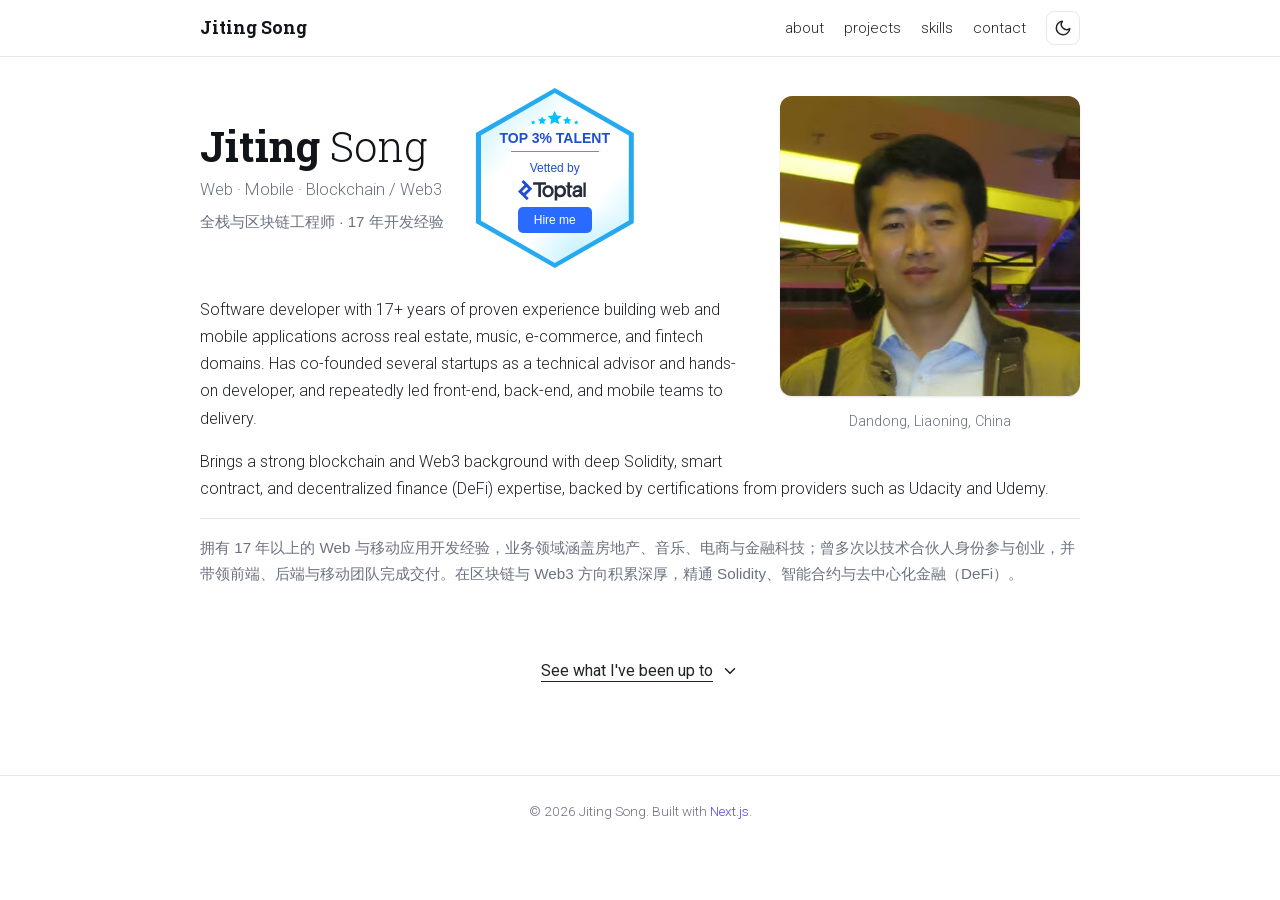
<file: index.html>
<!DOCTYPE html><html lang="en" class="__variable_a1d03f __variable_803636"><head><meta charSet="utf-8"/><meta name="viewport" content="width=device-width, initial-scale=1"/><link rel="preload" href="/_next/static/media/1e41be92c43b3255-s.p.woff2" as="font" crossorigin="" type="font/woff2"/><link rel="preload" href="/_next/static/media/a88c13d5f58b71d4-s.p.woff2" as="font" crossorigin="" type="font/woff2"/><link rel="preload" as="image" href="/avatar.avif"/><link rel="stylesheet" href="/_next/static/css/415ad7a644cd4060.css" data-precedence="next"/><link rel="preload" as="script" fetchPriority="low" href="/_next/static/chunks/webpack-578e316931e10af2.js"/><script src="/_next/static/chunks/fd9d1056-9f91b5e418130764.js" async=""></script><script src="/_next/static/chunks/117-5ffbe5df5ef9d7b2.js" async=""></script><script src="/_next/static/chunks/main-app-38d8f752f3dd36db.js" async=""></script><script src="/_next/static/chunks/app/page-a2771ca4cdd6c566.js" async=""></script><title>Jiting Song · Software Developer</title><meta name="description" content="Software developer with 17+ years of proven experience building web and mobile applications across real estate, music, e-commerce, and fintech domains. Has co-founded several startups as a technical advisor and hands-on developer, and repeatedly led front-end, back-end, and mobile teams to delivery."/><meta name="author" content="Jiting Song"/><meta name="keywords" content="software developer,react,next.js,blockchain,web3,solidity,Jiting Song"/><meta property="og:title" content="Jiting Song"/><meta property="og:description" content="Software developer with 17+ years of proven experience building web and mobile applications across real estate, music, e-commerce, and fintech domains. Has co-founded several startups as a technical advisor and hands-on developer, and repeatedly led front-end, back-end, and mobile teams to delivery."/><meta property="og:type" content="profile"/><meta name="twitter:card" content="summary"/><meta name="twitter:title" content="Jiting Song"/><meta name="twitter:description" content="Software developer with 17+ years of proven experience building web and mobile applications across real estate, music, e-commerce, and fintech domains. Has co-founded several startups as a technical advisor and hands-on developer, and repeatedly led front-end, back-end, and mobile teams to delivery."/><meta name="next-size-adjust"/><script>
(function () {
  try {
    if ('scrollRestoration' in history) history.scrollRestoration = 'manual';
    // Drop any leftover #hash so a refresh stays collapsed at the top instead of
    // the browser jumping to a now-collapsed section.
    if (window.location.hash) {
      history.replaceState(null, '', window.location.pathname + window.location.search);
    }
  } catch (e) {}
  try {
    var stored = localStorage.getItem('theme');
    var system = window.matchMedia('(prefers-color-scheme: dark)').matches ? 'dark' : 'light';
    var theme = stored || system;
    document.documentElement.setAttribute('data-theme', theme);
  } catch (e) {}
})();
</script><script src="/_next/static/chunks/polyfills-42372ed130431b0a.js" noModule=""></script></head><body><div class="progress-bar" style="width:0%" aria-hidden="true"></div><nav class="navbar"><div class="container navbar-inner"><a href="#about" class="navbar-brand">Jiting<!-- --> <!-- -->Song</a><button class="nav-burger" aria-label="Toggle navigation" aria-expanded="false"><svg width="22" height="22" viewBox="0 0 24 24" fill="none" stroke="currentColor" stroke-width="2" stroke-linecap="round"><path d="M3 6h18M3 12h18M3 18h18"></path></svg></button><ul class="navbar-links "><li><a href="#about">about</a></li><li><a href="#projects">projects</a></li><li><a href="#skills">skills</a></li><li><a href="#contact">contact</a></li><li><button class="theme-toggle" title="Toggle light / dark theme" aria-label="Toggle light / dark theme"><svg width="18" height="18" viewBox="0 0 24 24" fill="none" stroke="currentColor" stroke-width="2" stroke-linecap="round" stroke-linejoin="round" aria-hidden="true"><path d="M21 12.79A9 9 0 1 1 11.21 3 7 7 0 0 0 21 12.79z"></path></svg></button></li></ul></div></nav><main><div class="container"><section id="about"><div class="profile"><img src="/avatar.avif" alt="Jiting Song"/><div class="more-info"><p>Dandong, Liaoning, China</p></div></div><header class="hero-header"><div class="hero-headline"><h1 class="hero-title"><strong>Jiting</strong> <!-- -->Song</h1><p class="hero-subtitle">Web · Mobile · Blockchain / Web3</p><p class="hero-subtitle-zh">全栈与区块链工程师 · 17 年开发经验</p></div><div class="toptal-badge" data-testid="toptal-badge"><a href="https://www.toptal.com/developers/resume/jiting-song" target="_blank" rel="external nofollow noopener" aria-label="View Jiting&#x27;s Toptal verified resume — Top 3% Talent"><div class="tb-hex"><div class="tb-card"><svg class="tb-stars" viewBox="0 0 60 17" xmlns="http://www.w3.org/2000/svg"><path d="m20.85 6.38 6.06-.89 2.72-5.49 2.71 5.49 6.06.89-4.39 4.28 1.04 6.03-5.42-2.85-5.43 2.85 1.04-6.03zm33.06 7.17 1.85-.27.82-1.67.83 1.67 1.84.27-1.33 1.31.31 1.83-1.65-.87-1.66.87.32-1.83zm-3.38-3.01-3.61-.52-1.61-3.26-1.62 3.26-3.6.52 2.6 2.55-.61 3.59 3.23-1.69 3.21 1.69-.61-3.59zm-45.19 3.01-1.85-.27-.82-1.67-.83 1.67-1.84.27 1.33 1.31-.31 1.83 1.65-.87 1.65.87-.31-1.83zm3.38-3.01 3.61-.52 1.61-3.26 1.61 3.26 3.61.52-2.6 2.55.61 3.59-3.23-1.69-3.22 1.69.62-3.59z" fill="#00c3ff"></path></svg><h3 class="tb-title">TOP 3% TALENT</h3><div class="tb-divider"></div><span class="tb-label">Vetted by</span><svg class="tb-logo" viewBox="0 0 108 30" xmlns="http://www.w3.org/2000/svg"><path fill-rule="evenodd" clip-rule="evenodd" d="M8.11 0L14.82 6.7C14.87 6.75 14.91 6.8 14.97 6.85L20.82 12.7L11.31 22.16L15.66 26.52L12.75 29.41L6.09 22.75C6.01 22.68 5.93 22.6 5.85 22.52L0 16.68L9.48 7.25L5.16 2.94L8.11 0ZM12.36 10.5C12.27 10.48 12.18 10.48 12.1 10.5C12.01 10.53 11.94 10.57 11.78 10.72L6.37 16.11C6.21 16.27 6.17 16.34 6.15 16.42C6.12 16.51 6.12 16.6 6.15 16.68C6.17 16.77 6.22 16.85 6.37 17L8.09 18.72C8.24 18.87 8.31 18.91 8.4 18.94C8.49 18.96 8.57 18.96 8.66 18.94C8.75 18.91 8.82 18.87 8.97 18.72L14.38 13.33C14.54 13.18 14.58 13.1 14.61 13.02C14.63 12.93 14.63 12.85 14.61 12.76C14.59 12.67 14.54 12.6 14.39 12.45L12.67 10.73C12.52 10.57 12.44 10.53 12.36 10.5Z" class="tb-logo-mark" fill="#204ecf"></path><path fill-rule="evenodd" clip-rule="evenodd" d="M62.65 7.76C64.76 7.76 66.56 8.58 67.99 10.16C69.45 11.69 70.18 13.8 70.17 16.42C70.17 18.98 69.42 21.22 67.93 22.8C66.46 24.37 64.59 25.17 62.35 25.17C60.42 25.16 58.67 24.47 57.51 23.28L57.35 23.11L57.34 29.86L53.52 29.85V29.57L53.56 7.96L57.36 7.96L57.35 10.6C58.6 9.19 60.61 7.76 62.65 7.76ZM87.1 7.82C89.28 7.82 90.78 8.31 91.94 9.26C93.05 10.18 93.64 11.82 93.69 13.55L93.69 13.81L93.67 24.95H89.8L89.8 24.49C89.8 24.01 89.8 23.52 89.8 23.02C88.68 24.57 87.12 25.32 85.04 25.32C83.39 25.32 81.99 24.82 80.97 23.9C79.94 22.95 79.39 21.66 79.39 20.16C79.41 17.33 81.41 15.37 84.91 14.76L85.18 14.71L89.82 13.98V13.61C89.82 12.83 89.59 11.89 89.13 11.5C88.66 11.1 88.09 10.77 87.1 10.77C84.37 10.77 83.81 12.78 83.78 13.79L83.78 13.88L80.36 13.92C80.36 12.43 81.05 10.5 82.44 9.29C83.56 8.32 85.19 7.87 86.77 7.82L87.07 7.82H87.1ZM72.12 3.46L75.93 3.46L75.92 8.02L79.45 8.02L79.45 11.2L75.91 11.19L75.9 19.73C75.9 20.67 76.09 21.29 76.5 21.58C76.93 21.88 77.8 21.6 77.8 21.6L78.14 24.92C78.14 24.92 76.94 25.23 76.18 25.23C75.19 25.23 74.34 24.98 73.69 24.48C72.63 23.68 72.09 22.28 72.09 20.31L72.11 11.19L68.92 8L72.12 8.01L72.12 3.46ZM49.66 10.26C50.76 11.39 52.07 13.4 52.06 16.52C52.05 19.63 50.74 21.63 49.65 22.76C48.15 24.3 46.11 25.18 44.06 25.18C43.98 25.18 43.9 25.18 43.81 25.17C41.62 25.16 39.68 24.38 38.06 22.84C36.43 21.29 35.6 19.16 35.6 16.48C35.6 13.8 36.44 11.66 38.07 10.12C39.69 8.59 41.62 7.82 43.82 7.82C45.99 7.75 48.11 8.65 49.66 10.26ZM40.85 3.22V6.99L33.49 7L33.51 24.97L29.54 24.96V24.62L29.57 6.99H22.06L22.07 3.22H40.85ZM95.53 3.47L98.95 3.48V3.57L98.92 24.95L95.5 24.94V24.84L95.53 3.47ZM89.82 17.05L86.01 17.69C84.15 18.01 83.29 18.73 83.28 19.99C83.27 21.14 84.09 21.91 85.37 21.98L85.53 21.98H85.55C87.99 21.98 89.72 20.08 89.81 17.31L89.82 17.09V17.05ZM43.8 11.21C42.52 11.21 41.41 11.7 40.51 12.68C39.63 13.64 39.18 14.92 39.18 16.49C39.18 18.07 39.63 19.35 40.51 20.31C41.4 21.29 42.51 21.78 43.79 21.79C45.09 21.79 46.21 21.3 47.1 20.32C48 19.34 48.45 18.06 48.46 16.51C48.47 14.95 48.01 13.67 47.11 12.69C46.21 11.71 45.1 11.21 43.8 11.21ZM61.74 11.33H61.72C60.44 11.33 59.38 11.79 58.48 12.76C57.58 13.7 57.13 14.92 57.12 16.39C57.12 17.88 57.57 19.22 58.47 20.2C59.39 21.14 60.45 21.61 61.72 21.61C63.01 21.61 64.1 21.13 64.97 20.2C65.88 19.23 66.32 17.9 66.33 16.41C66.33 14.93 65.87 13.71 64.99 12.78C64.12 11.82 63.03 11.33 61.74 11.33Z" class="tb-logo-word" fill="#262d3d"></path></svg><span class="tb-hire">Hire me</span></div></div></a></div></header><div class="bio"><p>Software developer with 17+ years of proven experience building web and mobile applications across real estate, music, e-commerce, and fintech domains. Has co-founded several startups as a technical advisor and hands-on developer, and repeatedly led front-end, back-end, and mobile teams to delivery.</p><p>Brings a strong blockchain and Web3 background with deep Solidity, smart contract, and decentralized finance (DeFi) expertise, backed by certifications from providers such as Udacity and Udemy.</p><p class="bio-zh">拥有 17 年以上的 Web 与移动应用开发经验，业务领域涵盖房地产、音乐、电商与金融科技；曾多次以技术合伙人身份参与创业，并带领前端、后端与移动团队完成交付。在区块链与 Web3 方向积累深厚，精通 Solidity、智能合约与去中心化金融（DeFi）。</p></div><div class="clearfix"></div></section><div class="reveal-toggle-wrap"><button type="button" class="reveal-toggle" aria-expanded="false" aria-controls="reveal-content"><span class="reveal-toggle-text">See what I&#x27;ve been up to</span><span class="reveal-chevron" aria-hidden="true"><svg viewBox="0 0 24 24" width="18" height="18" fill="none" stroke="currentColor" stroke-width="2" stroke-linecap="round" stroke-linejoin="round" aria-hidden="true"><path d="m6 9 6 6 6-6"></path></svg></span></button></div><div id="reveal-content" class="reveal-body"><div class="reveal-body-inner"><section id="highlights"><h2 class="section-title">highlights<span class="section-zh">履历亮点</span></h2><table class="timeline"><tbody><tr><td class="date">2021</td><td>Joined <strong>Glass</strong> as a Senior Web3/NFT Developer — integrated the <em>Zora</em> protocol and built NFT minting pages for auctions, editions, and more.</td></tr><tr><td class="date">2019 – 2021</td><td>Led a React / Node.js team at <strong>Yonder</strong> (Toptal), building a house-booking platform end-to-end with GraphQL and React Apollo, plus a full CMS.</td></tr><tr><td class="date">2019 – 2020</td><td>Built the <strong>YFLink</strong> governance website and the <em>YFL</em> ERC-20 token, and shipped a meme staking dApp on Ethereum.</td></tr><tr><td class="date">2016</td><td>Earned a Master's degree in Computer Science from <strong>Tsinghua University</strong>.</td></tr><tr><td class="date">2009</td><td>Scouted by <strong>NQ Mobile</strong> after winning a prize at a Beijing coding competition; went on to lead a team of seven.</td></tr></tbody></table></section><section id="projects"><h2 class="section-title">work history<span class="section-zh">工作经历</span></h2><article class="project"><div class="project-meta">2021<span class="project-org">Glass</span></div><div><h3 class="project-title">NFT Minting Platform</h3><p class="project-desc">Integrated Web3 / Ether.js into a React / Next.js front end and built minting pages for multiple NFT types — auctions, editions, and more. Integrated the Zora protocol to interact with Zora.co market and media contracts, and improved app performance.</p><div class="chips"><span class="chip">Ethereum</span><span class="chip">Web3.js</span><span class="chip">React</span><span class="chip">Next.js</span><span class="chip">TypeScript</span></div></div></article><article class="project"><div class="project-meta">2019 – 2021<span class="project-org">Yonder · Toptal</span></div><div><h3 class="project-title">House-Booking Platform</h3><p class="project-desc">Built a Node.js + GraphQL back end from scratch with React Apollo as the data-query client, designed the front-end structure, and built the React/Redux app. Also created a CMS for admins to manage listings, bookings, and customers. Led a team of two engineers.</p><div class="chips"><span class="chip">GraphQL</span><span class="chip">React</span><span class="chip">Redux</span><span class="chip">Node.js</span><span class="chip">AWS S3</span><span class="chip">TypeScript</span></div></div></article><article class="project"><div class="project-meta">2019 – 2020<span class="project-org">YFL</span></div><div><h3 class="project-title">YFLink Governance &amp; YFL Token</h3><p class="project-desc">Built the YFLink governance website and the YFL ERC-20 token, integrating Ether.js into the React front end to interact with the token contract. Shipped a meme app where users stake ETH to vote and earn rewards, pulling on-chain data via Etherscan and Infura.</p><div class="chips"><span class="chip">Solidity</span><span class="chip">Smart Contracts</span><span class="chip">Web3.js</span><span class="chip">React</span><span class="chip">DeFi</span><span class="chip">ERC-20</span></div></div></article><article class="project"><div class="project-meta">2019 – 2020<span class="project-org">OpenBazaar</span></div><div><h3 class="project-title">OpenBazaar Mobile</h3><p class="project-desc">Developed a React Native app enabling private, decentralized shopping and selling built on blockchain and IPFS, and contributed to the Solidity smart-contract development. Led a team of three React Native engineers as the bridge between back-end and front-end teams.</p><div class="chips"><span class="chip">React Native</span><span class="chip">IPFS</span><span class="chip">Solidity</span><span class="chip">Ethereum</span><span class="chip">DApps</span></div></div></article><article class="project"><div class="project-meta">2018 – 2019<span class="project-org">DJCity · Toptal</span></div><div><h3 class="project-title">DJCity Music Platform</h3><p class="project-desc">Developed a Node.js back end from scratch, including an algorithm to optimize search-query performance on the music site. Wrote Jest unit and integration tests, set up a CircleCI CI/CD pipeline, and managed hosting on AWS EC2.</p><div class="chips"><span class="chip">Node.js</span><span class="chip">React</span><span class="chip">Elasticsearch</span><span class="chip">AWS</span><span class="chip">CircleCI</span></div></div></article><article class="project"><div class="project-meta">2016 – 2018<span class="project-org">Zilly, Inc.</span></div><div><h3 class="project-title">Real-Estate Property Search</h3><p class="project-desc">Built React Native UI components and a Node.js parser importing malformed CSV/JSON into MongoDB. Generated and served Amazon Elasticsearch indexes consumed from iOS for property search, and improved import performance 10× with a clustering technique. Built a GraphQL server with an iOS Apollo client.</p><div class="chips"><span class="chip">React Native</span><span class="chip">Node.js</span><span class="chip">MongoDB</span><span class="chip">Elasticsearch</span><span class="chip">GraphQL</span></div></div></article></section><section id="skills"><h2 class="section-title">skills<span class="section-zh">技能专长</span></h2><div class="skill-group"><div class="skill-label">Languages</div><div class="chips"><span class="chip">JavaScript</span><span class="chip">TypeScript</span><span class="chip">Objective-C</span><span class="chip">Swift</span><span class="chip">Solidity</span><span class="chip">HTML5</span><span class="chip">CSS3</span><span class="chip">GraphQL</span></div></div><div class="skill-group"><div class="skill-label">Front End</div><div class="chips"><span class="chip">React</span><span class="chip">Next.js</span><span class="chip">Vue</span><span class="chip">Angular</span><span class="chip">Redux</span><span class="chip">Chart.js</span><span class="chip">SSR</span><span class="chip">Liquid</span></div></div><div class="skill-group"><div class="skill-label">Mobile</div><div class="chips"><span class="chip">React Native</span><span class="chip">iOS</span><span class="chip">Android</span><span class="chip">Expo.io</span></div></div><div class="skill-group"><div class="skill-label">Back End</div><div class="chips"><span class="chip">Node.js</span><span class="chip">Express.js</span><span class="chip">REST APIs</span><span class="chip">Apollo / React Apollo</span><span class="chip">Microservices</span></div></div><div class="skill-group"><div class="skill-label">Blockchain / Web3</div><div class="chips"><span class="chip">Ethereum</span><span class="chip">Smart Contracts</span><span class="chip">Web3.js</span><span class="chip">DApps</span><span class="chip">ERC-20</span><span class="chip">NFTs</span><span class="chip">DeFi</span><span class="chip">IPFS</span></div></div><div class="skill-group"><div class="skill-label">Databases &amp; Search</div><div class="chips"><span class="chip">MongoDB</span><span class="chip">MySQL</span><span class="chip">PostgreSQL</span><span class="chip">SQLite</span><span class="chip">Elasticsearch</span><span class="chip">AWS S3</span></div></div><div class="skill-group"><div class="skill-label">Cloud &amp; DevOps</div><div class="chips"><span class="chip">AWS (Lambda, EC2, S3)</span><span class="chip">Azure</span><span class="chip">Firebase</span><span class="chip">Shopify</span><span class="chip">Git</span><span class="chip">CircleCI</span><span class="chip">Sentry</span><span class="chip">Jest</span></div></div><div class="skill-group"><div class="skill-label">Paradigms</div><div class="chips"><span class="chip">Agile</span><span class="chip">CI / CD</span><span class="chip">Continuous Deployment</span><span class="chip">Microservices</span></div></div></section><section id="education"><h2 class="section-title">education &amp; certifications<span class="section-zh">教育背景与认证</span></h2><div class="edu-item"><div><div class="edu-degree">Master&#x27;s Degree in Computer Science</div><div class="edu-school">Tsinghua University, Beijing, China</div></div><div class="edu-years">2013 – 2016</div></div><div class="edu-item"><div><div class="edu-degree">Bachelor&#x27;s Degree in Software Engineering</div><div class="edu-school">Tsinghua University, Beijing, China</div></div><div class="edu-years">2008 – 2012</div></div><ul class="cert-list"><li><a href="https://www.toptal.com/developers/resume/jiting-song" target="_blank" rel="external nofollow noopener">Verified Expert in Engineering · Toptal</a></li><li>Blockchain &amp; Solidity certifications · Udacity, Udemy</li></ul></section><section id="contact" class="contact"><h2 class="section-title">contact<span class="section-zh">联系方式</span></h2><p>Open to opportunities and collaborations — feel free to reach out.</p><p class="contact-zh">欢迎洽谈各类合作与工作机会，期待与你交流。</p><div class="social-icons"><a href="mailto:jitingsong@hotmail.com" title="Email" aria-label="Email"><svg viewBox="0 0 24 24" fill="none" stroke="currentColor" stroke-width="1.8" stroke-linecap="round" stroke-linejoin="round" aria-hidden="true"><rect x="2" y="4" width="20" height="16" rx="2"></rect><path d="m22 6-10 7L2 6"></path></svg></a><a href="https://github.com/jitingsong" target="_blank" rel="external nofollow noopener" title="GitHub" aria-label="GitHub"><svg viewBox="0 0 24 24" fill="currentColor" aria-hidden="true"><path d="M12 .5C5.37.5 0 5.87 0 12.5c0 5.3 3.44 9.8 8.21 11.39.6.11.82-.26.82-.58 0-.29-.01-1.05-.02-2.06-3.34.73-4.04-1.61-4.04-1.61-.55-1.39-1.34-1.76-1.34-1.76-1.09-.75.08-.73.08-.73 1.2.09 1.84 1.24 1.84 1.24 1.07 1.83 2.81 1.3 3.5.99.11-.78.42-1.3.76-1.6-2.66-.3-5.47-1.33-5.47-5.93 0-1.31.47-2.38 1.24-3.22-.13-.3-.54-1.52.12-3.18 0 0 1.01-.32 3.3 1.23a11.5 11.5 0 0 1 3-.4c1.02 0 2.05.14 3 .4 2.28-1.55 3.29-1.23 3.29-1.23.66 1.66.25 2.88.12 3.18.77.84 1.24 1.91 1.24 3.22 0 4.61-2.81 5.62-5.49 5.92.43.37.81 1.1.81 2.22 0 1.61-.01 2.9-.01 3.29 0 .32.21.7.82.58A12.01 12.01 0 0 0 24 12.5C24 5.87 18.63.5 12 .5z"></path></svg></a><a href="https://www.toptal.com/developers/resume/jiting-song" target="_blank" rel="external nofollow noopener" title="Toptal — Verified Expert in Engineering" aria-label="Toptal — Verified Expert in Engineering"><svg viewBox="0 0 24 24" fill="none" stroke="currentColor" stroke-width="1.8" stroke-linecap="round" stroke-linejoin="round" aria-hidden="true"><path d="M3.85 8.62a4 4 0 0 1 4.78-4.77 4 4 0 0 1 6.74 0 4 4 0 0 1 4.78 4.78 4 4 0 0 1 0 6.74 4 4 0 0 1-4.77 4.78 4 4 0 0 1-6.75 0 4 4 0 0 1-4.78-4.77 4 4 0 0 1 0-6.76Z"></path><path d="m9 12 2 2 4-4"></path></svg></a></div></section></div></div></div></main><footer><div class="container">© <!-- -->2026<!-- --> <!-- -->Jiting<!-- --> <!-- -->Song<!-- -->. Built with<!-- --> <a href="https://nextjs.org/" target="_blank" rel="external nofollow noopener">Next.js</a>.</div></footer><script src="/_next/static/chunks/webpack-578e316931e10af2.js" async=""></script><script>(self.__next_f=self.__next_f||[]).push([0]);self.__next_f.push([2,null])</script><script>self.__next_f.push([1,"1:HL[\"/_next/static/media/1e41be92c43b3255-s.p.woff2\",\"font\",{\"crossOrigin\":\"\",\"type\":\"font/woff2\"}]\n2:HL[\"/_next/static/media/a88c13d5f58b71d4-s.p.woff2\",\"font\",{\"crossOrigin\":\"\",\"type\":\"font/woff2\"}]\n3:HL[\"/_next/static/css/415ad7a644cd4060.css\",\"style\"]\n"])</script><script>self.__next_f.push([1,"4:I[2846,[],\"\"]\n6:I[4798,[\"931\",\"static/chunks/app/page-a2771ca4cdd6c566.js\"],\"default\"]\n7:I[9259,[\"931\",\"static/chunks/app/page-a2771ca4cdd6c566.js\"],\"default\"]\n9:I[24,[\"931\",\"static/chunks/app/page-a2771ca4cdd6c566.js\"],\"default\"]\na:I[4707,[],\"\"]\nb:I[6423,[],\"\"]\nd:I[1060,[],\"\"]\n8:T950,"])</script><script>self.__next_f.push([1,"M62.65 7.76C64.76 7.76 66.56 8.58 67.99 10.16C69.45 11.69 70.18 13.8 70.17 16.42C70.17 18.98 69.42 21.22 67.93 22.8C66.46 24.37 64.59 25.17 62.35 25.17C60.42 25.16 58.67 24.47 57.51 23.28L57.35 23.11L57.34 29.86L53.52 29.85V29.57L53.56 7.96L57.36 7.96L57.35 10.6C58.6 9.19 60.61 7.76 62.65 7.76ZM87.1 7.82C89.28 7.82 90.78 8.31 91.94 9.26C93.05 10.18 93.64 11.82 93.69 13.55L93.69 13.81L93.67 24.95H89.8L89.8 24.49C89.8 24.01 89.8 23.52 89.8 23.02C88.68 24.57 87.12 25.32 85.04 25.32C83.39 25.32 81.99 24.82 80.97 23.9C79.94 22.95 79.39 21.66 79.39 20.16C79.41 17.33 81.41 15.37 84.91 14.76L85.18 14.71L89.82 13.98V13.61C89.82 12.83 89.59 11.89 89.13 11.5C88.66 11.1 88.09 10.77 87.1 10.77C84.37 10.77 83.81 12.78 83.78 13.79L83.78 13.88L80.36 13.92C80.36 12.43 81.05 10.5 82.44 9.29C83.56 8.32 85.19 7.87 86.77 7.82L87.07 7.82H87.1ZM72.12 3.46L75.93 3.46L75.92 8.02L79.45 8.02L79.45 11.2L75.91 11.19L75.9 19.73C75.9 20.67 76.09 21.29 76.5 21.58C76.93 21.88 77.8 21.6 77.8 21.6L78.14 24.92C78.14 24.92 76.94 25.23 76.18 25.23C75.19 25.23 74.34 24.98 73.69 24.48C72.63 23.68 72.09 22.28 72.09 20.31L72.11 11.19L68.92 8L72.12 8.01L72.12 3.46ZM49.66 10.26C50.76 11.39 52.07 13.4 52.06 16.52C52.05 19.63 50.74 21.63 49.65 22.76C48.15 24.3 46.11 25.18 44.06 25.18C43.98 25.18 43.9 25.18 43.81 25.17C41.62 25.16 39.68 24.38 38.06 22.84C36.43 21.29 35.6 19.16 35.6 16.48C35.6 13.8 36.44 11.66 38.07 10.12C39.69 8.59 41.62 7.82 43.82 7.82C45.99 7.75 48.11 8.65 49.66 10.26ZM40.85 3.22V6.99L33.49 7L33.51 24.97L29.54 24.96V24.62L29.57 6.99H22.06L22.07 3.22H40.85ZM95.53 3.47L98.95 3.48V3.57L98.92 24.95L95.5 24.94V24.84L95.53 3.47ZM89.82 17.05L86.01 17.69C84.15 18.01 83.29 18.73 83.28 19.99C83.27 21.14 84.09 21.91 85.37 21.98L85.53 21.98H85.55C87.99 21.98 89.72 20.08 89.81 17.31L89.82 17.09V17.05ZM43.8 11.21C42.52 11.21 41.41 11.7 40.51 12.68C39.63 13.64 39.18 14.92 39.18 16.49C39.18 18.07 39.63 19.35 40.51 20.31C41.4 21.29 42.51 21.78 43.79 21.79C45.09 21.79 46.21 21.3 47.1 20.32C48 19.34 48.45 18.06 48.46 16.51C48.47 14.95 48.01 13.67 47.11 12.69C46.21 11.71 45.1 11.21 43.8 11.21ZM61.74 11.33H61.72C60.44 11.33 59.38 11.79 58.48 12.76C57.58 13.7 57.13 14.92 57.12 16.39C57.12 17.88 57.57 19.22 58.47 20.2C59.39 21.14 60.45 21.61 61.72 21.61C63.01 21.61 64.1 21.13 64.97 20.2C65.88 19.23 66.32 17.9 66.33 16.41C66.33 14.93 65.87 13.71 64.99 12.78C64.12 11.82 63.03 11.33 61.74 11.33Z"])</script><script>self.__next_f.push([1,"e:[]\n"])</script><script>self.__next_f.push([1,"0:[\"$\",\"$L4\",null,{\"buildId\":\"myzJ2_2WOlAwBwpy8p8l6\",\"assetPrefix\":\"\",\"urlParts\":[\"\",\"\"],\"initialTree\":[\"\",{\"children\":[\"__PAGE__\",{}]},\"$undefined\",\"$undefined\",true],\"initialSeedData\":[\"\",{\"children\":[\"__PAGE__\",{},[[\"$L5\",[[\"$\",\"$L6\",null,{}],[\"$\",\"$L7\",null,{}],[\"$\",\"main\",null,{\"children\":[\"$\",\"div\",null,{\"className\":\"container\",\"children\":[[\"$\",\"section\",null,{\"id\":\"about\",\"children\":[[\"$\",\"div\",null,{\"className\":\"profile\",\"children\":[[\"$\",\"img\",null,{\"src\":\"/avatar.avif\",\"alt\":\"Jiting Song\"}],[\"$\",\"div\",null,{\"className\":\"more-info\",\"children\":[\"$\",\"p\",null,{\"children\":\"Dandong, Liaoning, China\"}]}]]}],[\"$\",\"header\",null,{\"className\":\"hero-header\",\"children\":[[\"$\",\"div\",null,{\"className\":\"hero-headline\",\"children\":[[\"$\",\"h1\",null,{\"className\":\"hero-title\",\"children\":[[\"$\",\"strong\",null,{\"children\":\"Jiting\"}],\" \",\"Song\",\"\"]}],[\"$\",\"p\",null,{\"className\":\"hero-subtitle\",\"children\":\"Web · Mobile · Blockchain / Web3\"}],[\"$\",\"p\",null,{\"className\":\"hero-subtitle-zh\",\"children\":\"全栈与区块链工程师 · 17 年开发经验\"}]]}],[\"$\",\"div\",null,{\"className\":\"toptal-badge\",\"data-testid\":\"toptal-badge\",\"children\":[\"$\",\"a\",null,{\"href\":\"https://www.toptal.com/developers/resume/jiting-song\",\"target\":\"_blank\",\"rel\":\"external nofollow noopener\",\"aria-label\":\"View Jiting's Toptal verified resume — Top 3% Talent\",\"children\":[\"$\",\"div\",null,{\"className\":\"tb-hex\",\"children\":[\"$\",\"div\",null,{\"className\":\"tb-card\",\"children\":[[\"$\",\"svg\",null,{\"className\":\"tb-stars\",\"viewBox\":\"0 0 60 17\",\"xmlns\":\"http://www.w3.org/2000/svg\",\"children\":[\"$\",\"path\",null,{\"d\":\"m20.85 6.38 6.06-.89 2.72-5.49 2.71 5.49 6.06.89-4.39 4.28 1.04 6.03-5.42-2.85-5.43 2.85 1.04-6.03zm33.06 7.17 1.85-.27.82-1.67.83 1.67 1.84.27-1.33 1.31.31 1.83-1.65-.87-1.66.87.32-1.83zm-3.38-3.01-3.61-.52-1.61-3.26-1.62 3.26-3.6.52 2.6 2.55-.61 3.59 3.23-1.69 3.21 1.69-.61-3.59zm-45.19 3.01-1.85-.27-.82-1.67-.83 1.67-1.84.27 1.33 1.31-.31 1.83 1.65-.87 1.65.87-.31-1.83zm3.38-3.01 3.61-.52 1.61-3.26 1.61 3.26 3.61.52-2.6 2.55.61 3.59-3.23-1.69-3.22 1.69.62-3.59z\",\"fill\":\"#00c3ff\"}]}],[\"$\",\"h3\",null,{\"className\":\"tb-title\",\"children\":\"TOP 3% TALENT\"}],[\"$\",\"div\",null,{\"className\":\"tb-divider\"}],[\"$\",\"span\",null,{\"className\":\"tb-label\",\"children\":\"Vetted by\"}],[\"$\",\"svg\",null,{\"className\":\"tb-logo\",\"viewBox\":\"0 0 108 30\",\"xmlns\":\"http://www.w3.org/2000/svg\",\"children\":[[\"$\",\"path\",null,{\"fillRule\":\"evenodd\",\"clipRule\":\"evenodd\",\"d\":\"M8.11 0L14.82 6.7C14.87 6.75 14.91 6.8 14.97 6.85L20.82 12.7L11.31 22.16L15.66 26.52L12.75 29.41L6.09 22.75C6.01 22.68 5.93 22.6 5.85 22.52L0 16.68L9.48 7.25L5.16 2.94L8.11 0ZM12.36 10.5C12.27 10.48 12.18 10.48 12.1 10.5C12.01 10.53 11.94 10.57 11.78 10.72L6.37 16.11C6.21 16.27 6.17 16.34 6.15 16.42C6.12 16.51 6.12 16.6 6.15 16.68C6.17 16.77 6.22 16.85 6.37 17L8.09 18.72C8.24 18.87 8.31 18.91 8.4 18.94C8.49 18.96 8.57 18.96 8.66 18.94C8.75 18.91 8.82 18.87 8.97 18.72L14.38 13.33C14.54 13.18 14.58 13.1 14.61 13.02C14.63 12.93 14.63 12.85 14.61 12.76C14.59 12.67 14.54 12.6 14.39 12.45L12.67 10.73C12.52 10.57 12.44 10.53 12.36 10.5Z\",\"className\":\"tb-logo-mark\",\"fill\":\"#204ecf\"}],[\"$\",\"path\",null,{\"fillRule\":\"evenodd\",\"clipRule\":\"evenodd\",\"d\":\"$8\",\"className\":\"tb-logo-word\",\"fill\":\"#262d3d\"}]]}],[\"$\",\"span\",null,{\"className\":\"tb-hire\",\"children\":\"Hire me\"}]]}]}]}]}]]}],[\"$\",\"div\",null,{\"className\":\"bio\",\"children\":[[[\"$\",\"p\",\"0\",{\"children\":\"Software developer with 17+ years of proven experience building web and mobile applications across real estate, music, e-commerce, and fintech domains. Has co-founded several startups as a technical advisor and hands-on developer, and repeatedly led front-end, back-end, and mobile teams to delivery.\"}],[\"$\",\"p\",\"1\",{\"children\":\"Brings a strong blockchain and Web3 background with deep Solidity, smart contract, and decentralized finance (DeFi) expertise, backed by certifications from providers such as Udacity and Udemy.\"}]],[\"$\",\"p\",null,{\"className\":\"bio-zh\",\"children\":\"拥有 17 年以上的 Web 与移动应用开发经验，业务领域涵盖房地产、音乐、电商与金融科技；曾多次以技术合伙人身份参与创业，并带领前端、后端与移动团队完成交付。在区块链与 Web3 方向积累深厚，精通 Solidity、智能合约与去中心化金融（DeFi）。\"}]]}],[\"$\",\"div\",null,{\"className\":\"clearfix\"}]]}],[\"$\",\"$L9\",null,{\"children\":[[\"$\",\"section\",null,{\"id\":\"highlights\",\"children\":[[\"$\",\"h2\",null,{\"className\":\"section-title\",\"children\":[\"highlights\",[\"$\",\"span\",null,{\"className\":\"section-zh\",\"children\":\"履历亮点\"}]]}],[\"$\",\"table\",null,{\"className\":\"timeline\",\"children\":[\"$\",\"tbody\",null,{\"children\":[[\"$\",\"tr\",\"0\",{\"children\":[[\"$\",\"td\",null,{\"className\":\"date\",\"children\":\"2021\"}],[\"$\",\"td\",null,{\"dangerouslySetInnerHTML\":{\"__html\":\"Joined \u003cstrong\u003eGlass\u003c/strong\u003e as a Senior Web3/NFT Developer — integrated the \u003cem\u003eZora\u003c/em\u003e protocol and built NFT minting pages for auctions, editions, and more.\"}}]]}],[\"$\",\"tr\",\"1\",{\"children\":[[\"$\",\"td\",null,{\"className\":\"date\",\"children\":\"2019 – 2021\"}],[\"$\",\"td\",null,{\"dangerouslySetInnerHTML\":{\"__html\":\"Led a React / Node.js team at \u003cstrong\u003eYonder\u003c/strong\u003e (Toptal), building a house-booking platform end-to-end with GraphQL and React Apollo, plus a full CMS.\"}}]]}],[\"$\",\"tr\",\"2\",{\"children\":[[\"$\",\"td\",null,{\"className\":\"date\",\"children\":\"2019 – 2020\"}],[\"$\",\"td\",null,{\"dangerouslySetInnerHTML\":{\"__html\":\"Built the \u003cstrong\u003eYFLink\u003c/strong\u003e governance website and the \u003cem\u003eYFL\u003c/em\u003e ERC-20 token, and shipped a meme staking dApp on Ethereum.\"}}]]}],[\"$\",\"tr\",\"3\",{\"children\":[[\"$\",\"td\",null,{\"className\":\"date\",\"children\":\"2016\"}],[\"$\",\"td\",null,{\"dangerouslySetInnerHTML\":{\"__html\":\"Earned a Master's degree in Computer Science from \u003cstrong\u003eTsinghua University\u003c/strong\u003e.\"}}]]}],[\"$\",\"tr\",\"4\",{\"children\":[[\"$\",\"td\",null,{\"className\":\"date\",\"children\":\"2009\"}],[\"$\",\"td\",null,{\"dangerouslySetInnerHTML\":{\"__html\":\"Scouted by \u003cstrong\u003eNQ Mobile\u003c/strong\u003e after winning a prize at a Beijing coding competition; went on to lead a team of seven.\"}}]]}]]}]}]]}],[\"$\",\"section\",null,{\"id\":\"projects\",\"children\":[[\"$\",\"h2\",null,{\"className\":\"section-title\",\"children\":[\"work history\",[\"$\",\"span\",null,{\"className\":\"section-zh\",\"children\":\"工作经历\"}]]}],[[\"$\",\"article\",\"0\",{\"className\":\"project\",\"children\":[[\"$\",\"div\",null,{\"className\":\"project-meta\",\"children\":[\"2021\",[\"$\",\"span\",null,{\"className\":\"project-org\",\"children\":\"Glass\"}]]}],[\"$\",\"div\",null,{\"children\":[[\"$\",\"h3\",null,{\"className\":\"project-title\",\"children\":\"NFT Minting Platform\"}],[\"$\",\"p\",null,{\"className\":\"project-desc\",\"children\":\"Integrated Web3 / Ether.js into a React / Next.js front end and built minting pages for multiple NFT types — auctions, editions, and more. Integrated the Zora protocol to interact with Zora.co market and media contracts, and improved app performance.\"}],[\"$\",\"div\",null,{\"className\":\"chips\",\"children\":[[\"$\",\"span\",\"Ethereum\",{\"className\":\"chip\",\"children\":\"Ethereum\"}],[\"$\",\"span\",\"Web3.js\",{\"className\":\"chip\",\"children\":\"Web3.js\"}],[\"$\",\"span\",\"React\",{\"className\":\"chip\",\"children\":\"React\"}],[\"$\",\"span\",\"Next.js\",{\"className\":\"chip\",\"children\":\"Next.js\"}],[\"$\",\"span\",\"TypeScript\",{\"className\":\"chip\",\"children\":\"TypeScript\"}]]}],\"$undefined\"]}]]}],[\"$\",\"article\",\"1\",{\"className\":\"project\",\"children\":[[\"$\",\"div\",null,{\"className\":\"project-meta\",\"children\":[\"2019 – 2021\",[\"$\",\"span\",null,{\"className\":\"project-org\",\"children\":\"Yonder · Toptal\"}]]}],[\"$\",\"div\",null,{\"children\":[[\"$\",\"h3\",null,{\"className\":\"project-title\",\"children\":\"House-Booking Platform\"}],[\"$\",\"p\",null,{\"className\":\"project-desc\",\"children\":\"Built a Node.js + GraphQL back end from scratch with React Apollo as the data-query client, designed the front-end structure, and built the React/Redux app. Also created a CMS for admins to manage listings, bookings, and customers. Led a team of two engineers.\"}],[\"$\",\"div\",null,{\"className\":\"chips\",\"children\":[[\"$\",\"span\",\"GraphQL\",{\"className\":\"chip\",\"children\":\"GraphQL\"}],[\"$\",\"span\",\"React\",{\"className\":\"chip\",\"children\":\"React\"}],[\"$\",\"span\",\"Redux\",{\"className\":\"chip\",\"children\":\"Redux\"}],[\"$\",\"span\",\"Node.js\",{\"className\":\"chip\",\"children\":\"Node.js\"}],[\"$\",\"span\",\"AWS S3\",{\"className\":\"chip\",\"children\":\"AWS S3\"}],[\"$\",\"span\",\"TypeScript\",{\"className\":\"chip\",\"children\":\"TypeScript\"}]]}],\"$undefined\"]}]]}],[\"$\",\"article\",\"2\",{\"className\":\"project\",\"children\":[[\"$\",\"div\",null,{\"className\":\"project-meta\",\"children\":[\"2019 – 2020\",[\"$\",\"span\",null,{\"className\":\"project-org\",\"children\":\"YFL\"}]]}],[\"$\",\"div\",null,{\"children\":[[\"$\",\"h3\",null,{\"className\":\"project-title\",\"children\":\"YFLink Governance \u0026 YFL Token\"}],[\"$\",\"p\",null,{\"className\":\"project-desc\",\"children\":\"Built the YFLink governance website and the YFL ERC-20 token, integrating Ether.js into the React front end to interact with the token contract. Shipped a meme app where users stake ETH to vote and earn rewards, pulling on-chain data via Etherscan and Infura.\"}],[\"$\",\"div\",null,{\"className\":\"chips\",\"children\":[[\"$\",\"span\",\"Solidity\",{\"className\":\"chip\",\"children\":\"Solidity\"}],[\"$\",\"span\",\"Smart Contracts\",{\"className\":\"chip\",\"children\":\"Smart Contracts\"}],[\"$\",\"span\",\"Web3.js\",{\"className\":\"chip\",\"children\":\"Web3.js\"}],[\"$\",\"span\",\"React\",{\"className\":\"chip\",\"children\":\"React\"}],[\"$\",\"span\",\"DeFi\",{\"className\":\"chip\",\"children\":\"DeFi\"}],[\"$\",\"span\",\"ERC-20\",{\"className\":\"chip\",\"children\":\"ERC-20\"}]]}],\"$undefined\"]}]]}],[\"$\",\"article\",\"3\",{\"className\":\"project\",\"children\":[[\"$\",\"div\",null,{\"className\":\"project-meta\",\"children\":[\"2019 – 2020\",[\"$\",\"span\",null,{\"className\":\"project-org\",\"children\":\"OpenBazaar\"}]]}],[\"$\",\"div\",null,{\"children\":[[\"$\",\"h3\",null,{\"className\":\"project-title\",\"children\":\"OpenBazaar Mobile\"}],[\"$\",\"p\",null,{\"className\":\"project-desc\",\"children\":\"Developed a React Native app enabling private, decentralized shopping and selling built on blockchain and IPFS, and contributed to the Solidity smart-contract development. Led a team of three React Native engineers as the bridge between back-end and front-end teams.\"}],[\"$\",\"div\",null,{\"className\":\"chips\",\"children\":[[\"$\",\"span\",\"React Native\",{\"className\":\"chip\",\"children\":\"React Native\"}],[\"$\",\"span\",\"IPFS\",{\"className\":\"chip\",\"children\":\"IPFS\"}],[\"$\",\"span\",\"Solidity\",{\"className\":\"chip\",\"children\":\"Solidity\"}],[\"$\",\"span\",\"Ethereum\",{\"className\":\"chip\",\"children\":\"Ethereum\"}],[\"$\",\"span\",\"DApps\",{\"className\":\"chip\",\"children\":\"DApps\"}]]}],\"$undefined\"]}]]}],[\"$\",\"article\",\"4\",{\"className\":\"project\",\"children\":[[\"$\",\"div\",null,{\"className\":\"project-meta\",\"children\":[\"2018 – 2019\",[\"$\",\"span\",null,{\"className\":\"project-org\",\"children\":\"DJCity · Toptal\"}]]}],[\"$\",\"div\",null,{\"children\":[[\"$\",\"h3\",null,{\"className\":\"project-title\",\"children\":\"DJCity Music Platform\"}],[\"$\",\"p\",null,{\"className\":\"project-desc\",\"children\":\"Developed a Node.js back end from scratch, including an algorithm to optimize search-query performance on the music site. Wrote Jest unit and integration tests, set up a CircleCI CI/CD pipeline, and managed hosting on AWS EC2.\"}],[\"$\",\"div\",null,{\"className\":\"chips\",\"children\":[[\"$\",\"span\",\"Node.js\",{\"className\":\"chip\",\"children\":\"Node.js\"}],[\"$\",\"span\",\"React\",{\"className\":\"chip\",\"children\":\"React\"}],[\"$\",\"span\",\"Elasticsearch\",{\"className\":\"chip\",\"children\":\"Elasticsearch\"}],[\"$\",\"span\",\"AWS\",{\"className\":\"chip\",\"children\":\"AWS\"}],[\"$\",\"span\",\"CircleCI\",{\"className\":\"chip\",\"children\":\"CircleCI\"}]]}],\"$undefined\"]}]]}],[\"$\",\"article\",\"5\",{\"className\":\"project\",\"children\":[[\"$\",\"div\",null,{\"className\":\"project-meta\",\"children\":[\"2016 – 2018\",[\"$\",\"span\",null,{\"className\":\"project-org\",\"children\":\"Zilly, Inc.\"}]]}],[\"$\",\"div\",null,{\"children\":[[\"$\",\"h3\",null,{\"className\":\"project-title\",\"children\":\"Real-Estate Property Search\"}],[\"$\",\"p\",null,{\"className\":\"project-desc\",\"children\":\"Built React Native UI components and a Node.js parser importing malformed CSV/JSON into MongoDB. Generated and served Amazon Elasticsearch indexes consumed from iOS for property search, and improved import performance 10× with a clustering technique. Built a GraphQL server with an iOS Apollo client.\"}],[\"$\",\"div\",null,{\"className\":\"chips\",\"children\":[[\"$\",\"span\",\"React Native\",{\"className\":\"chip\",\"children\":\"React Native\"}],[\"$\",\"span\",\"Node.js\",{\"className\":\"chip\",\"children\":\"Node.js\"}],[\"$\",\"span\",\"MongoDB\",{\"className\":\"chip\",\"children\":\"MongoDB\"}],[\"$\",\"span\",\"Elasticsearch\",{\"className\":\"chip\",\"children\":\"Elasticsearch\"}],[\"$\",\"span\",\"GraphQL\",{\"className\":\"chip\",\"children\":\"GraphQL\"}]]}],\"$undefined\"]}]]}]]]}],[\"$\",\"section\",null,{\"id\":\"skills\",\"children\":[[\"$\",\"h2\",null,{\"className\":\"section-title\",\"children\":[\"skills\",[\"$\",\"span\",null,{\"className\":\"section-zh\",\"children\":\"技能专长\"}]]}],[[\"$\",\"div\",\"Languages\",{\"className\":\"skill-group\",\"children\":[[\"$\",\"div\",null,{\"className\":\"skill-label\",\"children\":\"Languages\"}],[\"$\",\"div\",null,{\"className\":\"chips\",\"children\":[[\"$\",\"span\",\"JavaScript\",{\"className\":\"chip\",\"children\":\"JavaScript\"}],[\"$\",\"span\",\"TypeScript\",{\"className\":\"chip\",\"children\":\"TypeScript\"}],[\"$\",\"span\",\"Objective-C\",{\"className\":\"chip\",\"children\":\"Objective-C\"}],[\"$\",\"span\",\"Swift\",{\"className\":\"chip\",\"children\":\"Swift\"}],[\"$\",\"span\",\"Solidity\",{\"className\":\"chip\",\"children\":\"Solidity\"}],[\"$\",\"span\",\"HTML5\",{\"className\":\"chip\",\"children\":\"HTML5\"}],[\"$\",\"span\",\"CSS3\",{\"className\":\"chip\",\"children\":\"CSS3\"}],[\"$\",\"span\",\"GraphQL\",{\"className\":\"chip\",\"children\":\"GraphQL\"}]]}]]}],[\"$\",\"div\",\"Front End\",{\"className\":\"skill-group\",\"children\":[[\"$\",\"div\",null,{\"className\":\"skill-label\",\"children\":\"Front End\"}],[\"$\",\"div\",null,{\"className\":\"chips\",\"children\":[[\"$\",\"span\",\"React\",{\"className\":\"chip\",\"children\":\"React\"}],[\"$\",\"span\",\"Next.js\",{\"className\":\"chip\",\"children\":\"Next.js\"}],[\"$\",\"span\",\"Vue\",{\"className\":\"chip\",\"children\":\"Vue\"}],[\"$\",\"span\",\"Angular\",{\"className\":\"chip\",\"children\":\"Angular\"}],[\"$\",\"span\",\"Redux\",{\"className\":\"chip\",\"children\":\"Redux\"}],[\"$\",\"span\",\"Chart.js\",{\"className\":\"chip\",\"children\":\"Chart.js\"}],[\"$\",\"span\",\"SSR\",{\"className\":\"chip\",\"children\":\"SSR\"}],[\"$\",\"span\",\"Liquid\",{\"className\":\"chip\",\"children\":\"Liquid\"}]]}]]}],[\"$\",\"div\",\"Mobile\",{\"className\":\"skill-group\",\"children\":[[\"$\",\"div\",null,{\"className\":\"skill-label\",\"children\":\"Mobile\"}],[\"$\",\"div\",null,{\"className\":\"chips\",\"children\":[[\"$\",\"span\",\"React Native\",{\"className\":\"chip\",\"children\":\"React Native\"}],[\"$\",\"span\",\"iOS\",{\"className\":\"chip\",\"children\":\"iOS\"}],[\"$\",\"span\",\"Android\",{\"className\":\"chip\",\"children\":\"Android\"}],[\"$\",\"span\",\"Expo.io\",{\"className\":\"chip\",\"children\":\"Expo.io\"}]]}]]}],[\"$\",\"div\",\"Back End\",{\"className\":\"skill-group\",\"children\":[[\"$\",\"div\",null,{\"className\":\"skill-label\",\"children\":\"Back End\"}],[\"$\",\"div\",null,{\"className\":\"chips\",\"children\":[[\"$\",\"span\",\"Node.js\",{\"className\":\"chip\",\"children\":\"Node.js\"}],[\"$\",\"span\",\"Express.js\",{\"className\":\"chip\",\"children\":\"Express.js\"}],[\"$\",\"span\",\"REST APIs\",{\"className\":\"chip\",\"children\":\"REST APIs\"}],[\"$\",\"span\",\"Apollo / React Apollo\",{\"className\":\"chip\",\"children\":\"Apollo / React Apollo\"}],[\"$\",\"span\",\"Microservices\",{\"className\":\"chip\",\"children\":\"Microservices\"}]]}]]}],[\"$\",\"div\",\"Blockchain / Web3\",{\"className\":\"skill-group\",\"children\":[[\"$\",\"div\",null,{\"className\":\"skill-label\",\"children\":\"Blockchain / Web3\"}],[\"$\",\"div\",null,{\"className\":\"chips\",\"children\":[[\"$\",\"span\",\"Ethereum\",{\"className\":\"chip\",\"children\":\"Ethereum\"}],[\"$\",\"span\",\"Smart Contracts\",{\"className\":\"chip\",\"children\":\"Smart Contracts\"}],[\"$\",\"span\",\"Web3.js\",{\"className\":\"chip\",\"children\":\"Web3.js\"}],[\"$\",\"span\",\"DApps\",{\"className\":\"chip\",\"children\":\"DApps\"}],[\"$\",\"span\",\"ERC-20\",{\"className\":\"chip\",\"children\":\"ERC-20\"}],[\"$\",\"span\",\"NFTs\",{\"className\":\"chip\",\"children\":\"NFTs\"}],[\"$\",\"span\",\"DeFi\",{\"className\":\"chip\",\"children\":\"DeFi\"}],[\"$\",\"span\",\"IPFS\",{\"className\":\"chip\",\"children\":\"IPFS\"}]]}]]}],[\"$\",\"div\",\"Databases \u0026 Search\",{\"className\":\"skill-group\",\"children\":[[\"$\",\"div\",null,{\"className\":\"skill-label\",\"children\":\"Databases \u0026 Search\"}],[\"$\",\"div\",null,{\"className\":\"chips\",\"children\":[[\"$\",\"span\",\"MongoDB\",{\"className\":\"chip\",\"children\":\"MongoDB\"}],[\"$\",\"span\",\"MySQL\",{\"className\":\"chip\",\"children\":\"MySQL\"}],[\"$\",\"span\",\"PostgreSQL\",{\"className\":\"chip\",\"children\":\"PostgreSQL\"}],[\"$\",\"span\",\"SQLite\",{\"className\":\"chip\",\"children\":\"SQLite\"}],[\"$\",\"span\",\"Elasticsearch\",{\"className\":\"chip\",\"children\":\"Elasticsearch\"}],[\"$\",\"span\",\"AWS S3\",{\"className\":\"chip\",\"children\":\"AWS S3\"}]]}]]}],[\"$\",\"div\",\"Cloud \u0026 DevOps\",{\"className\":\"skill-group\",\"children\":[[\"$\",\"div\",null,{\"className\":\"skill-label\",\"children\":\"Cloud \u0026 DevOps\"}],[\"$\",\"div\",null,{\"className\":\"chips\",\"children\":[[\"$\",\"span\",\"AWS (Lambda, EC2, S3)\",{\"className\":\"chip\",\"children\":\"AWS (Lambda, EC2, S3)\"}],[\"$\",\"span\",\"Azure\",{\"className\":\"chip\",\"children\":\"Azure\"}],[\"$\",\"span\",\"Firebase\",{\"className\":\"chip\",\"children\":\"Firebase\"}],[\"$\",\"span\",\"Shopify\",{\"className\":\"chip\",\"children\":\"Shopify\"}],[\"$\",\"span\",\"Git\",{\"className\":\"chip\",\"children\":\"Git\"}],[\"$\",\"span\",\"CircleCI\",{\"className\":\"chip\",\"children\":\"CircleCI\"}],[\"$\",\"span\",\"Sentry\",{\"className\":\"chip\",\"children\":\"Sentry\"}],[\"$\",\"span\",\"Jest\",{\"className\":\"chip\",\"children\":\"Jest\"}]]}]]}],[\"$\",\"div\",\"Paradigms\",{\"className\":\"skill-group\",\"children\":[[\"$\",\"div\",null,{\"className\":\"skill-label\",\"children\":\"Paradigms\"}],[\"$\",\"div\",null,{\"className\":\"chips\",\"children\":[[\"$\",\"span\",\"Agile\",{\"className\":\"chip\",\"children\":\"Agile\"}],[\"$\",\"span\",\"CI / CD\",{\"className\":\"chip\",\"children\":\"CI / CD\"}],[\"$\",\"span\",\"Continuous Deployment\",{\"className\":\"chip\",\"children\":\"Continuous Deployment\"}],[\"$\",\"span\",\"Microservices\",{\"className\":\"chip\",\"children\":\"Microservices\"}]]}]]}]]]}],[\"$\",\"section\",null,{\"id\":\"education\",\"children\":[[\"$\",\"h2\",null,{\"className\":\"section-title\",\"children\":[\"education \u0026 certifications\",[\"$\",\"span\",null,{\"className\":\"section-zh\",\"children\":\"教育背景与认证\"}]]}],[[\"$\",\"div\",\"0\",{\"className\":\"edu-item\",\"children\":[[\"$\",\"div\",null,{\"children\":[[\"$\",\"div\",null,{\"className\":\"edu-degree\",\"children\":\"Master's Degree in Computer Science\"}],[\"$\",\"div\",null,{\"className\":\"edu-school\",\"children\":\"Tsinghua University, Beijing, China\"}]]}],[\"$\",\"div\",null,{\"className\":\"edu-years\",\"children\":\"2013 – 2016\"}]]}],[\"$\",\"div\",\"1\",{\"className\":\"edu-item\",\"children\":[[\"$\",\"div\",null,{\"children\":[[\"$\",\"div\",null,{\"className\":\"edu-degree\",\"children\":\"Bachelor's Degree in Software Engineering\"}],[\"$\",\"div\",null,{\"className\":\"edu-school\",\"children\":\"Tsinghua University, Beijing, China\"}]]}],[\"$\",\"div\",null,{\"className\":\"edu-years\",\"children\":\"2008 – 2012\"}]]}]],[\"$\",\"ul\",null,{\"className\":\"cert-list\",\"children\":[[\"$\",\"li\",\"0\",{\"children\":[\"$\",\"a\",null,{\"href\":\"https://www.toptal.com/developers/resume/jiting-song\",\"target\":\"_blank\",\"rel\":\"external nofollow noopener\",\"children\":\"Verified Expert in Engineering · Toptal\"}]}],[\"$\",\"li\",\"1\",{\"children\":\"Blockchain \u0026 Solidity certifications · Udacity, Udemy\"}]]}]]}],[\"$\",\"section\",null,{\"id\":\"contact\",\"className\":\"contact\",\"children\":[[\"$\",\"h2\",null,{\"className\":\"section-title\",\"children\":[\"contact\",[\"$\",\"span\",null,{\"className\":\"section-zh\",\"children\":\"联系方式\"}]]}],[\"$\",\"p\",null,{\"children\":\"Open to opportunities and collaborations — feel free to reach out.\"}],[\"$\",\"p\",null,{\"className\":\"contact-zh\",\"children\":\"欢迎洽谈各类合作与工作机会，期待与你交流。\"}],[\"$\",\"div\",null,{\"className\":\"social-icons\",\"children\":[[\"$\",\"a\",null,{\"href\":\"mailto:jitingsong@hotmail.com\",\"title\":\"Email\",\"aria-label\":\"Email\",\"children\":[\"$\",\"svg\",null,{\"viewBox\":\"0 0 24 24\",\"fill\":\"none\",\"stroke\":\"currentColor\",\"strokeWidth\":\"1.8\",\"strokeLinecap\":\"round\",\"strokeLinejoin\":\"round\",\"aria-hidden\":\"true\",\"children\":[[\"$\",\"rect\",null,{\"x\":\"2\",\"y\":\"4\",\"width\":\"20\",\"height\":\"16\",\"rx\":\"2\"}],[\"$\",\"path\",null,{\"d\":\"m22 6-10 7L2 6\"}]]}]}],[\"$\",\"a\",null,{\"href\":\"https://github.com/jitingsong\",\"target\":\"_blank\",\"rel\":\"external nofollow noopener\",\"title\":\"GitHub\",\"aria-label\":\"GitHub\",\"children\":[\"$\",\"svg\",null,{\"viewBox\":\"0 0 24 24\",\"fill\":\"currentColor\",\"aria-hidden\":\"true\",\"children\":[\"$\",\"path\",null,{\"d\":\"M12 .5C5.37.5 0 5.87 0 12.5c0 5.3 3.44 9.8 8.21 11.39.6.11.82-.26.82-.58 0-.29-.01-1.05-.02-2.06-3.34.73-4.04-1.61-4.04-1.61-.55-1.39-1.34-1.76-1.34-1.76-1.09-.75.08-.73.08-.73 1.2.09 1.84 1.24 1.84 1.24 1.07 1.83 2.81 1.3 3.5.99.11-.78.42-1.3.76-1.6-2.66-.3-5.47-1.33-5.47-5.93 0-1.31.47-2.38 1.24-3.22-.13-.3-.54-1.52.12-3.18 0 0 1.01-.32 3.3 1.23a11.5 11.5 0 0 1 3-.4c1.02 0 2.05.14 3 .4 2.28-1.55 3.29-1.23 3.29-1.23.66 1.66.25 2.88.12 3.18.77.84 1.24 1.91 1.24 3.22 0 4.61-2.81 5.62-5.49 5.92.43.37.81 1.1.81 2.22 0 1.61-.01 2.9-.01 3.29 0 .32.21.7.82.58A12.01 12.01 0 0 0 24 12.5C24 5.87 18.63.5 12 .5z\"}]}]}],[\"$\",\"a\",null,{\"href\":\"https://www.toptal.com/developers/resume/jiting-song\",\"target\":\"_blank\",\"rel\":\"external nofollow noopener\",\"title\":\"Toptal — Verified Expert in Engineering\",\"aria-label\":\"Toptal — Verified Expert in Engineering\",\"children\":[\"$\",\"svg\",null,{\"viewBox\":\"0 0 24 24\",\"fill\":\"none\",\"stroke\":\"currentColor\",\"strokeWidth\":\"1.8\",\"strokeLinecap\":\"round\",\"strokeLinejoin\":\"round\",\"aria-hidden\":\"true\",\"children\":[[\"$\",\"path\",null,{\"d\":\"M3.85 8.62a4 4 0 0 1 4.78-4.77 4 4 0 0 1 6.74 0 4 4 0 0 1 4.78 4.78 4 4 0 0 1 0 6.74 4 4 0 0 1-4.77 4.78 4 4 0 0 1-6.75 0 4 4 0 0 1-4.78-4.77 4 4 0 0 1 0-6.76Z\"}],[\"$\",\"path\",null,{\"d\":\"m9 12 2 2 4-4\"}]]}]}]]}]]}]]}]]}]}],[\"$\",\"footer\",null,{\"children\":[\"$\",\"div\",null,{\"className\":\"container\",\"children\":[\"© \",2026,\" \",\"Jiting\",\" \",\"Song\",\". Built with\",\" \",[\"$\",\"a\",null,{\"href\":\"https://nextjs.org/\",\"target\":\"_blank\",\"rel\":\"external nofollow noopener\",\"children\":\"Next.js\"}],\".\"]}]}]],null],null],null]},[[[[\"$\",\"link\",\"0\",{\"rel\":\"stylesheet\",\"href\":\"/_next/static/css/415ad7a644cd4060.css\",\"precedence\":\"next\",\"crossOrigin\":\"$undefined\"}]],[\"$\",\"html\",null,{\"lang\":\"en\",\"className\":\"__variable_a1d03f __variable_803636\",\"children\":[[\"$\",\"head\",null,{\"children\":[\"$\",\"script\",null,{\"dangerouslySetInnerHTML\":{\"__html\":\"\\n(function () {\\n  try {\\n    if ('scrollRestoration' in history) history.scrollRestoration = 'manual';\\n    // Drop any leftover #hash so a refresh stays collapsed at the top instead of\\n    // the browser jumping to a now-collapsed section.\\n    if (window.location.hash) {\\n      history.replaceState(null, '', window.location.pathname + window.location.search);\\n    }\\n  } catch (e) {}\\n  try {\\n    var stored = localStorage.getItem('theme');\\n    var system = window.matchMedia('(prefers-color-scheme: dark)').matches ? 'dark' : 'light';\\n    var theme = stored || system;\\n    document.documentElement.setAttribute('data-theme', theme);\\n  } catch (e) {}\\n})();\\n\"}}]}],[\"$\",\"body\",null,{\"children\":[\"$\",\"$La\",null,{\"parallelRouterKey\":\"children\",\"segmentPath\":[\"children\"],\"error\":\"$undefined\",\"errorStyles\":\"$undefined\",\"errorScripts\":\"$undefined\",\"template\":[\"$\",\"$Lb\",null,{}],\"templateStyles\":\"$undefined\",\"templateScripts\":\"$undefined\",\"notFound\":[[\"$\",\"title\",null,{\"children\":\"404: This page could not be found.\"}],[\"$\",\"div\",null,{\"style\":{\"fontFamily\":\"system-ui,\\\"Segoe UI\\\",Roboto,Helvetica,Arial,sans-serif,\\\"Apple Color Emoji\\\",\\\"Segoe UI Emoji\\\"\",\"height\":\"100vh\",\"textAlign\":\"center\",\"display\":\"flex\",\"flexDirection\":\"column\",\"alignItems\":\"center\",\"justifyContent\":\"center\"},\"children\":[\"$\",\"div\",null,{\"children\":[[\"$\",\"style\",null,{\"dangerouslySetInnerHTML\":{\"__html\":\"body{color:#000;background:#fff;margin:0}.next-error-h1{border-right:1px solid rgba(0,0,0,.3)}@media (prefers-color-scheme:dark){body{color:#fff;background:#000}.next-error-h1{border-right:1px solid rgba(255,255,255,.3)}}\"}}],[\"$\",\"h1\",null,{\"className\":\"next-error-h1\",\"style\":{\"display\":\"inline-block\",\"margin\":\"0 20px 0 0\",\"padding\":\"0 23px 0 0\",\"fontSize\":24,\"fontWeight\":500,\"verticalAlign\":\"top\",\"lineHeight\":\"49px\"},\"children\":\"404\"}],[\"$\",\"div\",null,{\"style\":{\"display\":\"inline-block\"},\"children\":[\"$\",\"h2\",null,{\"style\":{\"fontSize\":14,\"fontWeight\":400,\"lineHeight\":\"49px\",\"margin\":0},\"children\":\"This page could not be found.\"}]}]]}]}]],\"notFoundStyles\":[]}]}]]}]],null],null],\"couldBeIntercepted\":false,\"initialHead\":[null,\"$Lc\"],\"globalErrorComponent\":\"$d\",\"missingSlots\":\"$We\"}]\n"])</script><script>self.__next_f.push([1,"c:[[\"$\",\"meta\",\"0\",{\"name\":\"viewport\",\"content\":\"width=device-width, initial-scale=1\"}],[\"$\",\"meta\",\"1\",{\"charSet\":\"utf-8\"}],[\"$\",\"title\",\"2\",{\"children\":\"Jiting Song · Software Developer\"}],[\"$\",\"meta\",\"3\",{\"name\":\"description\",\"content\":\"Software developer with 17+ years of proven experience building web and mobile applications across real estate, music, e-commerce, and fintech domains. Has co-founded several startups as a technical advisor and hands-on developer, and repeatedly led front-end, back-end, and mobile teams to delivery.\"}],[\"$\",\"meta\",\"4\",{\"name\":\"author\",\"content\":\"Jiting Song\"}],[\"$\",\"meta\",\"5\",{\"name\":\"keywords\",\"content\":\"software developer,react,next.js,blockchain,web3,solidity,Jiting Song\"}],[\"$\",\"meta\",\"6\",{\"property\":\"og:title\",\"content\":\"Jiting Song\"}],[\"$\",\"meta\",\"7\",{\"property\":\"og:description\",\"content\":\"Software developer with 17+ years of proven experience building web and mobile applications across real estate, music, e-commerce, and fintech domains. Has co-founded several startups as a technical advisor and hands-on developer, and repeatedly led front-end, back-end, and mobile teams to delivery.\"}],[\"$\",\"meta\",\"8\",{\"property\":\"og:type\",\"content\":\"profile\"}],[\"$\",\"meta\",\"9\",{\"name\":\"twitter:card\",\"content\":\"summary\"}],[\"$\",\"meta\",\"10\",{\"name\":\"twitter:title\",\"content\":\"Jiting Song\"}],[\"$\",\"meta\",\"11\",{\"name\":\"twitter:description\",\"content\":\"Software developer with 17+ years of proven experience building web and mobile applications across real estate, music, e-commerce, and fintech domains. Has co-founded several startups as a technical advisor and hands-on developer, and repeatedly led front-end, back-end, and mobile teams to delivery.\"}],[\"$\",\"meta\",\"12\",{\"name\":\"next-size-adjust\"}]]\n5:null\n"])</script></body></html>
</file>
<file: _next/static/css/415ad7a644cd4060.css>
@font-face{font-family:__Roboto_a1d03f;font-style:normal;font-weight:300;font-stretch:100%;font-display:swap;src:url(/_next/static/media/001f750b538f7a9e-s.woff2) format("woff2");unicode-range:u+0460-052f,u+1c80-1c8a,u+20b4,u+2de0-2dff,u+a640-a69f,u+fe2e-fe2f}@font-face{font-family:__Roboto_a1d03f;font-style:normal;font-weight:300;font-stretch:100%;font-display:swap;src:url(/_next/static/media/80841ae24d03ed90-s.woff2) format("woff2");unicode-range:u+0301,u+0400-045f,u+0490-0491,u+04b0-04b1,u+2116}@font-face{font-family:__Roboto_a1d03f;font-style:normal;font-weight:300;font-stretch:100%;font-display:swap;src:url(/_next/static/media/5eae37b69937655e-s.woff2) format("woff2");unicode-range:u+1f??}@font-face{font-family:__Roboto_a1d03f;font-style:normal;font-weight:300;font-stretch:100%;font-display:swap;src:url(/_next/static/media/4f48fe9100901594-s.woff2) format("woff2");unicode-range:u+0370-0377,u+037a-037f,u+0384-038a,u+038c,u+038e-03a1,u+03a3-03ff}@font-face{font-family:__Roboto_a1d03f;font-style:normal;font-weight:300;font-stretch:100%;font-display:swap;src:url(/_next/static/media/970d71e7dcbc144d-s.woff2) format("woff2");unicode-range:u+0302-0303,u+0305,u+0307-0308,u+0310,u+0312,u+0315,u+031a,u+0326-0327,u+032c,u+032f-0330,u+0332-0333,u+0338,u+033a,u+0346,u+034d,u+0391-03a1,u+03a3-03a9,u+03b1-03c9,u+03d1,u+03d5-03d6,u+03f0-03f1,u+03f4-03f5,u+2016-2017,u+2034-2038,u+203c,u+2040,u+2043,u+2047,u+2050,u+2057,u+205f,u+2070-2071,u+2074-208e,u+2090-209c,u+20d0-20dc,u+20e1,u+20e5-20ef,u+2100-2112,u+2114-2115,u+2117-2121,u+2123-214f,u+2190,u+2192,u+2194-21ae,u+21b0-21e5,u+21f1-21f2,u+21f4-2211,u+2213-2214,u+2216-22ff,u+2308-230b,u+2310,u+2319,u+231c-2321,u+2336-237a,u+237c,u+2395,u+239b-23b7,u+23d0,u+23dc-23e1,u+2474-2475,u+25af,u+25b3,u+25b7,u+25bd,u+25c1,u+25ca,u+25cc,u+25fb,u+266d-266f,u+27c0-27ff,u+2900-2aff,u+2b0e-2b11,u+2b30-2b4c,u+2bfe,u+3030,u+ff5b,u+ff5d,u+1d400-1d7ff,u+1ee??}@font-face{font-family:__Roboto_a1d03f;font-style:normal;font-weight:300;font-stretch:100%;font-display:swap;src:url(/_next/static/media/b3f718d64f9a6dea-s.woff2) format("woff2");unicode-range:u+0001-000c,u+000e-001f,u+007f-009f,u+20dd-20e0,u+20e2-20e4,u+2150-218f,u+2190,u+2192,u+2194-2199,u+21af,u+21e6-21f0,u+21f3,u+2218-2219,u+2299,u+22c4-22c6,u+2300-243f,u+2440-244a,u+2460-24ff,u+25a0-27bf,u+28??,u+2921-2922,u+2981,u+29bf,u+29eb,u+2b??,u+4dc0-4dff,u+fff9-fffb,u+10140-1018e,u+10190-1019c,u+101a0,u+101d0-101fd,u+102e0-102fb,u+10e60-10e7e,u+1d2c0-1d2d3,u+1d2e0-1d37f,u+1f0??,u+1f100-1f1ad,u+1f1e6-1f1ff,u+1f30d-1f30f,u+1f315,u+1f31c,u+1f31e,u+1f320-1f32c,u+1f336,u+1f378,u+1f37d,u+1f382,u+1f393-1f39f,u+1f3a7-1f3a8,u+1f3ac-1f3af,u+1f3c2,u+1f3c4-1f3c6,u+1f3ca-1f3ce,u+1f3d4-1f3e0,u+1f3ed,u+1f3f1-1f3f3,u+1f3f5-1f3f7,u+1f408,u+1f415,u+1f41f,u+1f426,u+1f43f,u+1f441-1f442,u+1f444,u+1f446-1f449,u+1f44c-1f44e,u+1f453,u+1f46a,u+1f47d,u+1f4a3,u+1f4b0,u+1f4b3,u+1f4b9,u+1f4bb,u+1f4bf,u+1f4c8-1f4cb,u+1f4d6,u+1f4da,u+1f4df,u+1f4e3-1f4e6,u+1f4ea-1f4ed,u+1f4f7,u+1f4f9-1f4fb,u+1f4fd-1f4fe,u+1f503,u+1f507-1f50b,u+1f50d,u+1f512-1f513,u+1f53e-1f54a,u+1f54f-1f5fa,u+1f610,u+1f650-1f67f,u+1f687,u+1f68d,u+1f691,u+1f694,u+1f698,u+1f6ad,u+1f6b2,u+1f6b9-1f6ba,u+1f6bc,u+1f6c6-1f6cf,u+1f6d3-1f6d7,u+1f6e0-1f6ea,u+1f6f0-1f6f3,u+1f6f7-1f6fc,u+1f7??,u+1f800-1f80b,u+1f810-1f847,u+1f850-1f859,u+1f860-1f887,u+1f890-1f8ad,u+1f8b0-1f8bb,u+1f8c0-1f8c1,u+1f900-1f90b,u+1f93b,u+1f946,u+1f984,u+1f996,u+1f9e9,u+1fa00-1fa6f,u+1fa70-1fa7c,u+1fa80-1fa89,u+1fa8f-1fac6,u+1face-1fadc,u+1fadf-1fae9,u+1faf0-1faf8,u+1fb??}@font-face{font-family:__Roboto_a1d03f;font-style:normal;font-weight:300;font-stretch:100%;font-display:swap;src:url(/_next/static/media/4120b0a488381b31-s.woff2) format("woff2");unicode-range:u+0102-0103,u+0110-0111,u+0128-0129,u+0168-0169,u+01a0-01a1,u+01af-01b0,u+0300-0301,u+0303-0304,u+0308-0309,u+0323,u+0329,u+1ea0-1ef9,u+20ab}@font-face{font-family:__Roboto_a1d03f;font-style:normal;font-weight:300;font-stretch:100%;font-display:swap;src:url(/_next/static/media/1a634e73dfeff02c-s.woff2) format("woff2");unicode-range:u+0100-02ba,u+02bd-02c5,u+02c7-02cc,u+02ce-02d7,u+02dd-02ff,u+0304,u+0308,u+0329,u+1d00-1dbf,u+1e00-1e9f,u+1ef2-1eff,u+2020,u+20a0-20ab,u+20ad-20c0,u+2113,u+2c60-2c7f,u+a720-a7ff}@font-face{font-family:__Roboto_a1d03f;font-style:normal;font-weight:300;font-stretch:100%;font-display:swap;src:url(/_next/static/media/1e41be92c43b3255-s.p.woff2) format("woff2");unicode-range:u+00??,u+0131,u+0152-0153,u+02bb-02bc,u+02c6,u+02da,u+02dc,u+0304,u+0308,u+0329,u+2000-206f,u+20ac,u+2122,u+2191,u+2193,u+2212,u+2215,u+feff,u+fffd}@font-face{font-family:__Roboto_a1d03f;font-style:normal;font-weight:400;font-stretch:100%;font-display:swap;src:url(/_next/static/media/001f750b538f7a9e-s.woff2) format("woff2");unicode-range:u+0460-052f,u+1c80-1c8a,u+20b4,u+2de0-2dff,u+a640-a69f,u+fe2e-fe2f}@font-face{font-family:__Roboto_a1d03f;font-style:normal;font-weight:400;font-stretch:100%;font-display:swap;src:url(/_next/static/media/80841ae24d03ed90-s.woff2) format("woff2");unicode-range:u+0301,u+0400-045f,u+0490-0491,u+04b0-04b1,u+2116}@font-face{font-family:__Roboto_a1d03f;font-style:normal;font-weight:400;font-stretch:100%;font-display:swap;src:url(/_next/static/media/5eae37b69937655e-s.woff2) format("woff2");unicode-range:u+1f??}@font-face{font-family:__Roboto_a1d03f;font-style:normal;font-weight:400;font-stretch:100%;font-display:swap;src:url(/_next/static/media/4f48fe9100901594-s.woff2) format("woff2");unicode-range:u+0370-0377,u+037a-037f,u+0384-038a,u+038c,u+038e-03a1,u+03a3-03ff}@font-face{font-family:__Roboto_a1d03f;font-style:normal;font-weight:400;font-stretch:100%;font-display:swap;src:url(/_next/static/media/970d71e7dcbc144d-s.woff2) format("woff2");unicode-range:u+0302-0303,u+0305,u+0307-0308,u+0310,u+0312,u+0315,u+031a,u+0326-0327,u+032c,u+032f-0330,u+0332-0333,u+0338,u+033a,u+0346,u+034d,u+0391-03a1,u+03a3-03a9,u+03b1-03c9,u+03d1,u+03d5-03d6,u+03f0-03f1,u+03f4-03f5,u+2016-2017,u+2034-2038,u+203c,u+2040,u+2043,u+2047,u+2050,u+2057,u+205f,u+2070-2071,u+2074-208e,u+2090-209c,u+20d0-20dc,u+20e1,u+20e5-20ef,u+2100-2112,u+2114-2115,u+2117-2121,u+2123-214f,u+2190,u+2192,u+2194-21ae,u+21b0-21e5,u+21f1-21f2,u+21f4-2211,u+2213-2214,u+2216-22ff,u+2308-230b,u+2310,u+2319,u+231c-2321,u+2336-237a,u+237c,u+2395,u+239b-23b7,u+23d0,u+23dc-23e1,u+2474-2475,u+25af,u+25b3,u+25b7,u+25bd,u+25c1,u+25ca,u+25cc,u+25fb,u+266d-266f,u+27c0-27ff,u+2900-2aff,u+2b0e-2b11,u+2b30-2b4c,u+2bfe,u+3030,u+ff5b,u+ff5d,u+1d400-1d7ff,u+1ee??}@font-face{font-family:__Roboto_a1d03f;font-style:normal;font-weight:400;font-stretch:100%;font-display:swap;src:url(/_next/static/media/b3f718d64f9a6dea-s.woff2) format("woff2");unicode-range:u+0001-000c,u+000e-001f,u+007f-009f,u+20dd-20e0,u+20e2-20e4,u+2150-218f,u+2190,u+2192,u+2194-2199,u+21af,u+21e6-21f0,u+21f3,u+2218-2219,u+2299,u+22c4-22c6,u+2300-243f,u+2440-244a,u+2460-24ff,u+25a0-27bf,u+28??,u+2921-2922,u+2981,u+29bf,u+29eb,u+2b??,u+4dc0-4dff,u+fff9-fffb,u+10140-1018e,u+10190-1019c,u+101a0,u+101d0-101fd,u+102e0-102fb,u+10e60-10e7e,u+1d2c0-1d2d3,u+1d2e0-1d37f,u+1f0??,u+1f100-1f1ad,u+1f1e6-1f1ff,u+1f30d-1f30f,u+1f315,u+1f31c,u+1f31e,u+1f320-1f32c,u+1f336,u+1f378,u+1f37d,u+1f382,u+1f393-1f39f,u+1f3a7-1f3a8,u+1f3ac-1f3af,u+1f3c2,u+1f3c4-1f3c6,u+1f3ca-1f3ce,u+1f3d4-1f3e0,u+1f3ed,u+1f3f1-1f3f3,u+1f3f5-1f3f7,u+1f408,u+1f415,u+1f41f,u+1f426,u+1f43f,u+1f441-1f442,u+1f444,u+1f446-1f449,u+1f44c-1f44e,u+1f453,u+1f46a,u+1f47d,u+1f4a3,u+1f4b0,u+1f4b3,u+1f4b9,u+1f4bb,u+1f4bf,u+1f4c8-1f4cb,u+1f4d6,u+1f4da,u+1f4df,u+1f4e3-1f4e6,u+1f4ea-1f4ed,u+1f4f7,u+1f4f9-1f4fb,u+1f4fd-1f4fe,u+1f503,u+1f507-1f50b,u+1f50d,u+1f512-1f513,u+1f53e-1f54a,u+1f54f-1f5fa,u+1f610,u+1f650-1f67f,u+1f687,u+1f68d,u+1f691,u+1f694,u+1f698,u+1f6ad,u+1f6b2,u+1f6b9-1f6ba,u+1f6bc,u+1f6c6-1f6cf,u+1f6d3-1f6d7,u+1f6e0-1f6ea,u+1f6f0-1f6f3,u+1f6f7-1f6fc,u+1f7??,u+1f800-1f80b,u+1f810-1f847,u+1f850-1f859,u+1f860-1f887,u+1f890-1f8ad,u+1f8b0-1f8bb,u+1f8c0-1f8c1,u+1f900-1f90b,u+1f93b,u+1f946,u+1f984,u+1f996,u+1f9e9,u+1fa00-1fa6f,u+1fa70-1fa7c,u+1fa80-1fa89,u+1fa8f-1fac6,u+1face-1fadc,u+1fadf-1fae9,u+1faf0-1faf8,u+1fb??}@font-face{font-family:__Roboto_a1d03f;font-style:normal;font-weight:400;font-stretch:100%;font-display:swap;src:url(/_next/static/media/4120b0a488381b31-s.woff2) format("woff2");unicode-range:u+0102-0103,u+0110-0111,u+0128-0129,u+0168-0169,u+01a0-01a1,u+01af-01b0,u+0300-0301,u+0303-0304,u+0308-0309,u+0323,u+0329,u+1ea0-1ef9,u+20ab}@font-face{font-family:__Roboto_a1d03f;font-style:normal;font-weight:400;font-stretch:100%;font-display:swap;src:url(/_next/static/media/1a634e73dfeff02c-s.woff2) format("woff2");unicode-range:u+0100-02ba,u+02bd-02c5,u+02c7-02cc,u+02ce-02d7,u+02dd-02ff,u+0304,u+0308,u+0329,u+1d00-1dbf,u+1e00-1e9f,u+1ef2-1eff,u+2020,u+20a0-20ab,u+20ad-20c0,u+2113,u+2c60-2c7f,u+a720-a7ff}@font-face{font-family:__Roboto_a1d03f;font-style:normal;font-weight:400;font-stretch:100%;font-display:swap;src:url(/_next/static/media/1e41be92c43b3255-s.p.woff2) format("woff2");unicode-range:u+00??,u+0131,u+0152-0153,u+02bb-02bc,u+02c6,u+02da,u+02dc,u+0304,u+0308,u+0329,u+2000-206f,u+20ac,u+2122,u+2191,u+2193,u+2212,u+2215,u+feff,u+fffd}@font-face{font-family:__Roboto_a1d03f;font-style:normal;font-weight:500;font-stretch:100%;font-display:swap;src:url(/_next/static/media/001f750b538f7a9e-s.woff2) format("woff2");unicode-range:u+0460-052f,u+1c80-1c8a,u+20b4,u+2de0-2dff,u+a640-a69f,u+fe2e-fe2f}@font-face{font-family:__Roboto_a1d03f;font-style:normal;font-weight:500;font-stretch:100%;font-display:swap;src:url(/_next/static/media/80841ae24d03ed90-s.woff2) format("woff2");unicode-range:u+0301,u+0400-045f,u+0490-0491,u+04b0-04b1,u+2116}@font-face{font-family:__Roboto_a1d03f;font-style:normal;font-weight:500;font-stretch:100%;font-display:swap;src:url(/_next/static/media/5eae37b69937655e-s.woff2) format("woff2");unicode-range:u+1f??}@font-face{font-family:__Roboto_a1d03f;font-style:normal;font-weight:500;font-stretch:100%;font-display:swap;src:url(/_next/static/media/4f48fe9100901594-s.woff2) format("woff2");unicode-range:u+0370-0377,u+037a-037f,u+0384-038a,u+038c,u+038e-03a1,u+03a3-03ff}@font-face{font-family:__Roboto_a1d03f;font-style:normal;font-weight:500;font-stretch:100%;font-display:swap;src:url(/_next/static/media/970d71e7dcbc144d-s.woff2) format("woff2");unicode-range:u+0302-0303,u+0305,u+0307-0308,u+0310,u+0312,u+0315,u+031a,u+0326-0327,u+032c,u+032f-0330,u+0332-0333,u+0338,u+033a,u+0346,u+034d,u+0391-03a1,u+03a3-03a9,u+03b1-03c9,u+03d1,u+03d5-03d6,u+03f0-03f1,u+03f4-03f5,u+2016-2017,u+2034-2038,u+203c,u+2040,u+2043,u+2047,u+2050,u+2057,u+205f,u+2070-2071,u+2074-208e,u+2090-209c,u+20d0-20dc,u+20e1,u+20e5-20ef,u+2100-2112,u+2114-2115,u+2117-2121,u+2123-214f,u+2190,u+2192,u+2194-21ae,u+21b0-21e5,u+21f1-21f2,u+21f4-2211,u+2213-2214,u+2216-22ff,u+2308-230b,u+2310,u+2319,u+231c-2321,u+2336-237a,u+237c,u+2395,u+239b-23b7,u+23d0,u+23dc-23e1,u+2474-2475,u+25af,u+25b3,u+25b7,u+25bd,u+25c1,u+25ca,u+25cc,u+25fb,u+266d-266f,u+27c0-27ff,u+2900-2aff,u+2b0e-2b11,u+2b30-2b4c,u+2bfe,u+3030,u+ff5b,u+ff5d,u+1d400-1d7ff,u+1ee??}@font-face{font-family:__Roboto_a1d03f;font-style:normal;font-weight:500;font-stretch:100%;font-display:swap;src:url(/_next/static/media/b3f718d64f9a6dea-s.woff2) format("woff2");unicode-range:u+0001-000c,u+000e-001f,u+007f-009f,u+20dd-20e0,u+20e2-20e4,u+2150-218f,u+2190,u+2192,u+2194-2199,u+21af,u+21e6-21f0,u+21f3,u+2218-2219,u+2299,u+22c4-22c6,u+2300-243f,u+2440-244a,u+2460-24ff,u+25a0-27bf,u+28??,u+2921-2922,u+2981,u+29bf,u+29eb,u+2b??,u+4dc0-4dff,u+fff9-fffb,u+10140-1018e,u+10190-1019c,u+101a0,u+101d0-101fd,u+102e0-102fb,u+10e60-10e7e,u+1d2c0-1d2d3,u+1d2e0-1d37f,u+1f0??,u+1f100-1f1ad,u+1f1e6-1f1ff,u+1f30d-1f30f,u+1f315,u+1f31c,u+1f31e,u+1f320-1f32c,u+1f336,u+1f378,u+1f37d,u+1f382,u+1f393-1f39f,u+1f3a7-1f3a8,u+1f3ac-1f3af,u+1f3c2,u+1f3c4-1f3c6,u+1f3ca-1f3ce,u+1f3d4-1f3e0,u+1f3ed,u+1f3f1-1f3f3,u+1f3f5-1f3f7,u+1f408,u+1f415,u+1f41f,u+1f426,u+1f43f,u+1f441-1f442,u+1f444,u+1f446-1f449,u+1f44c-1f44e,u+1f453,u+1f46a,u+1f47d,u+1f4a3,u+1f4b0,u+1f4b3,u+1f4b9,u+1f4bb,u+1f4bf,u+1f4c8-1f4cb,u+1f4d6,u+1f4da,u+1f4df,u+1f4e3-1f4e6,u+1f4ea-1f4ed,u+1f4f7,u+1f4f9-1f4fb,u+1f4fd-1f4fe,u+1f503,u+1f507-1f50b,u+1f50d,u+1f512-1f513,u+1f53e-1f54a,u+1f54f-1f5fa,u+1f610,u+1f650-1f67f,u+1f687,u+1f68d,u+1f691,u+1f694,u+1f698,u+1f6ad,u+1f6b2,u+1f6b9-1f6ba,u+1f6bc,u+1f6c6-1f6cf,u+1f6d3-1f6d7,u+1f6e0-1f6ea,u+1f6f0-1f6f3,u+1f6f7-1f6fc,u+1f7??,u+1f800-1f80b,u+1f810-1f847,u+1f850-1f859,u+1f860-1f887,u+1f890-1f8ad,u+1f8b0-1f8bb,u+1f8c0-1f8c1,u+1f900-1f90b,u+1f93b,u+1f946,u+1f984,u+1f996,u+1f9e9,u+1fa00-1fa6f,u+1fa70-1fa7c,u+1fa80-1fa89,u+1fa8f-1fac6,u+1face-1fadc,u+1fadf-1fae9,u+1faf0-1faf8,u+1fb??}@font-face{font-family:__Roboto_a1d03f;font-style:normal;font-weight:500;font-stretch:100%;font-display:swap;src:url(/_next/static/media/4120b0a488381b31-s.woff2) format("woff2");unicode-range:u+0102-0103,u+0110-0111,u+0128-0129,u+0168-0169,u+01a0-01a1,u+01af-01b0,u+0300-0301,u+0303-0304,u+0308-0309,u+0323,u+0329,u+1ea0-1ef9,u+20ab}@font-face{font-family:__Roboto_a1d03f;font-style:normal;font-weight:500;font-stretch:100%;font-display:swap;src:url(/_next/static/media/1a634e73dfeff02c-s.woff2) format("woff2");unicode-range:u+0100-02ba,u+02bd-02c5,u+02c7-02cc,u+02ce-02d7,u+02dd-02ff,u+0304,u+0308,u+0329,u+1d00-1dbf,u+1e00-1e9f,u+1ef2-1eff,u+2020,u+20a0-20ab,u+20ad-20c0,u+2113,u+2c60-2c7f,u+a720-a7ff}@font-face{font-family:__Roboto_a1d03f;font-style:normal;font-weight:500;font-stretch:100%;font-display:swap;src:url(/_next/static/media/1e41be92c43b3255-s.p.woff2) format("woff2");unicode-range:u+00??,u+0131,u+0152-0153,u+02bb-02bc,u+02c6,u+02da,u+02dc,u+0304,u+0308,u+0329,u+2000-206f,u+20ac,u+2122,u+2191,u+2193,u+2212,u+2215,u+feff,u+fffd}@font-face{font-family:__Roboto_a1d03f;font-style:normal;font-weight:700;font-stretch:100%;font-display:swap;src:url(/_next/static/media/001f750b538f7a9e-s.woff2) format("woff2");unicode-range:u+0460-052f,u+1c80-1c8a,u+20b4,u+2de0-2dff,u+a640-a69f,u+fe2e-fe2f}@font-face{font-family:__Roboto_a1d03f;font-style:normal;font-weight:700;font-stretch:100%;font-display:swap;src:url(/_next/static/media/80841ae24d03ed90-s.woff2) format("woff2");unicode-range:u+0301,u+0400-045f,u+0490-0491,u+04b0-04b1,u+2116}@font-face{font-family:__Roboto_a1d03f;font-style:normal;font-weight:700;font-stretch:100%;font-display:swap;src:url(/_next/static/media/5eae37b69937655e-s.woff2) format("woff2");unicode-range:u+1f??}@font-face{font-family:__Roboto_a1d03f;font-style:normal;font-weight:700;font-stretch:100%;font-display:swap;src:url(/_next/static/media/4f48fe9100901594-s.woff2) format("woff2");unicode-range:u+0370-0377,u+037a-037f,u+0384-038a,u+038c,u+038e-03a1,u+03a3-03ff}@font-face{font-family:__Roboto_a1d03f;font-style:normal;font-weight:700;font-stretch:100%;font-display:swap;src:url(/_next/static/media/970d71e7dcbc144d-s.woff2) format("woff2");unicode-range:u+0302-0303,u+0305,u+0307-0308,u+0310,u+0312,u+0315,u+031a,u+0326-0327,u+032c,u+032f-0330,u+0332-0333,u+0338,u+033a,u+0346,u+034d,u+0391-03a1,u+03a3-03a9,u+03b1-03c9,u+03d1,u+03d5-03d6,u+03f0-03f1,u+03f4-03f5,u+2016-2017,u+2034-2038,u+203c,u+2040,u+2043,u+2047,u+2050,u+2057,u+205f,u+2070-2071,u+2074-208e,u+2090-209c,u+20d0-20dc,u+20e1,u+20e5-20ef,u+2100-2112,u+2114-2115,u+2117-2121,u+2123-214f,u+2190,u+2192,u+2194-21ae,u+21b0-21e5,u+21f1-21f2,u+21f4-2211,u+2213-2214,u+2216-22ff,u+2308-230b,u+2310,u+2319,u+231c-2321,u+2336-237a,u+237c,u+2395,u+239b-23b7,u+23d0,u+23dc-23e1,u+2474-2475,u+25af,u+25b3,u+25b7,u+25bd,u+25c1,u+25ca,u+25cc,u+25fb,u+266d-266f,u+27c0-27ff,u+2900-2aff,u+2b0e-2b11,u+2b30-2b4c,u+2bfe,u+3030,u+ff5b,u+ff5d,u+1d400-1d7ff,u+1ee??}@font-face{font-family:__Roboto_a1d03f;font-style:normal;font-weight:700;font-stretch:100%;font-display:swap;src:url(/_next/static/media/b3f718d64f9a6dea-s.woff2) format("woff2");unicode-range:u+0001-000c,u+000e-001f,u+007f-009f,u+20dd-20e0,u+20e2-20e4,u+2150-218f,u+2190,u+2192,u+2194-2199,u+21af,u+21e6-21f0,u+21f3,u+2218-2219,u+2299,u+22c4-22c6,u+2300-243f,u+2440-244a,u+2460-24ff,u+25a0-27bf,u+28??,u+2921-2922,u+2981,u+29bf,u+29eb,u+2b??,u+4dc0-4dff,u+fff9-fffb,u+10140-1018e,u+10190-1019c,u+101a0,u+101d0-101fd,u+102e0-102fb,u+10e60-10e7e,u+1d2c0-1d2d3,u+1d2e0-1d37f,u+1f0??,u+1f100-1f1ad,u+1f1e6-1f1ff,u+1f30d-1f30f,u+1f315,u+1f31c,u+1f31e,u+1f320-1f32c,u+1f336,u+1f378,u+1f37d,u+1f382,u+1f393-1f39f,u+1f3a7-1f3a8,u+1f3ac-1f3af,u+1f3c2,u+1f3c4-1f3c6,u+1f3ca-1f3ce,u+1f3d4-1f3e0,u+1f3ed,u+1f3f1-1f3f3,u+1f3f5-1f3f7,u+1f408,u+1f415,u+1f41f,u+1f426,u+1f43f,u+1f441-1f442,u+1f444,u+1f446-1f449,u+1f44c-1f44e,u+1f453,u+1f46a,u+1f47d,u+1f4a3,u+1f4b0,u+1f4b3,u+1f4b9,u+1f4bb,u+1f4bf,u+1f4c8-1f4cb,u+1f4d6,u+1f4da,u+1f4df,u+1f4e3-1f4e6,u+1f4ea-1f4ed,u+1f4f7,u+1f4f9-1f4fb,u+1f4fd-1f4fe,u+1f503,u+1f507-1f50b,u+1f50d,u+1f512-1f513,u+1f53e-1f54a,u+1f54f-1f5fa,u+1f610,u+1f650-1f67f,u+1f687,u+1f68d,u+1f691,u+1f694,u+1f698,u+1f6ad,u+1f6b2,u+1f6b9-1f6ba,u+1f6bc,u+1f6c6-1f6cf,u+1f6d3-1f6d7,u+1f6e0-1f6ea,u+1f6f0-1f6f3,u+1f6f7-1f6fc,u+1f7??,u+1f800-1f80b,u+1f810-1f847,u+1f850-1f859,u+1f860-1f887,u+1f890-1f8ad,u+1f8b0-1f8bb,u+1f8c0-1f8c1,u+1f900-1f90b,u+1f93b,u+1f946,u+1f984,u+1f996,u+1f9e9,u+1fa00-1fa6f,u+1fa70-1fa7c,u+1fa80-1fa89,u+1fa8f-1fac6,u+1face-1fadc,u+1fadf-1fae9,u+1faf0-1faf8,u+1fb??}@font-face{font-family:__Roboto_a1d03f;font-style:normal;font-weight:700;font-stretch:100%;font-display:swap;src:url(/_next/static/media/4120b0a488381b31-s.woff2) format("woff2");unicode-range:u+0102-0103,u+0110-0111,u+0128-0129,u+0168-0169,u+01a0-01a1,u+01af-01b0,u+0300-0301,u+0303-0304,u+0308-0309,u+0323,u+0329,u+1ea0-1ef9,u+20ab}@font-face{font-family:__Roboto_a1d03f;font-style:normal;font-weight:700;font-stretch:100%;font-display:swap;src:url(/_next/static/media/1a634e73dfeff02c-s.woff2) format("woff2");unicode-range:u+0100-02ba,u+02bd-02c5,u+02c7-02cc,u+02ce-02d7,u+02dd-02ff,u+0304,u+0308,u+0329,u+1d00-1dbf,u+1e00-1e9f,u+1ef2-1eff,u+2020,u+20a0-20ab,u+20ad-20c0,u+2113,u+2c60-2c7f,u+a720-a7ff}@font-face{font-family:__Roboto_a1d03f;font-style:normal;font-weight:700;font-stretch:100%;font-display:swap;src:url(/_next/static/media/1e41be92c43b3255-s.p.woff2) format("woff2");unicode-range:u+00??,u+0131,u+0152-0153,u+02bb-02bc,u+02c6,u+02da,u+02dc,u+0304,u+0308,u+0329,u+2000-206f,u+20ac,u+2122,u+2191,u+2193,u+2212,u+2215,u+feff,u+fffd}@font-face{font-family:__Roboto_Fallback_a1d03f;src:local("Arial");ascent-override:92.98%;descent-override:24.47%;line-gap-override:0.00%;size-adjust:99.78%}.__className_a1d03f{font-family:__Roboto_a1d03f,__Roboto_Fallback_a1d03f;font-style:normal}.__variable_a1d03f{--font-roboto:"__Roboto_a1d03f","__Roboto_Fallback_a1d03f"}@font-face{font-family:__Roboto_Slab_803636;font-style:normal;font-weight:300;font-display:swap;src:url(/_next/static/media/9329b4c88e9a4c65-s.woff2) format("woff2");unicode-range:u+0460-052f,u+1c80-1c8a,u+20b4,u+2de0-2dff,u+a640-a69f,u+fe2e-fe2f}@font-face{font-family:__Roboto_Slab_803636;font-style:normal;font-weight:300;font-display:swap;src:url(/_next/static/media/9f0283fb0a17d415-s.woff2) format("woff2");unicode-range:u+0301,u+0400-045f,u+0490-0491,u+04b0-04b1,u+2116}@font-face{font-family:__Roboto_Slab_803636;font-style:normal;font-weight:300;font-display:swap;src:url(/_next/static/media/b23d6f79e2f70fe0-s.woff2) format("woff2");unicode-range:u+1f??}@font-face{font-family:__Roboto_Slab_803636;font-style:normal;font-weight:300;font-display:swap;src:url(/_next/static/media/15654ee4be496d3b-s.woff2) format("woff2");unicode-range:u+0370-0377,u+037a-037f,u+0384-038a,u+038c,u+038e-03a1,u+03a3-03ff}@font-face{font-family:__Roboto_Slab_803636;font-style:normal;font-weight:300;font-display:swap;src:url(/_next/static/media/3ccba4c07802ced8-s.woff2) format("woff2");unicode-range:u+0102-0103,u+0110-0111,u+0128-0129,u+0168-0169,u+01a0-01a1,u+01af-01b0,u+0300-0301,u+0303-0304,u+0308-0309,u+0323,u+0329,u+1ea0-1ef9,u+20ab}@font-face{font-family:__Roboto_Slab_803636;font-style:normal;font-weight:300;font-display:swap;src:url(/_next/static/media/f87b4cd8ba51c436-s.woff2) format("woff2");unicode-range:u+0100-02ba,u+02bd-02c5,u+02c7-02cc,u+02ce-02d7,u+02dd-02ff,u+0304,u+0308,u+0329,u+1d00-1dbf,u+1e00-1e9f,u+1ef2-1eff,u+2020,u+20a0-20ab,u+20ad-20c0,u+2113,u+2c60-2c7f,u+a720-a7ff}@font-face{font-family:__Roboto_Slab_803636;font-style:normal;font-weight:300;font-display:swap;src:url(/_next/static/media/a88c13d5f58b71d4-s.p.woff2) format("woff2");unicode-range:u+00??,u+0131,u+0152-0153,u+02bb-02bc,u+02c6,u+02da,u+02dc,u+0304,u+0308,u+0329,u+2000-206f,u+20ac,u+2122,u+2191,u+2193,u+2212,u+2215,u+feff,u+fffd}@font-face{font-family:__Roboto_Slab_803636;font-style:normal;font-weight:400;font-display:swap;src:url(/_next/static/media/9329b4c88e9a4c65-s.woff2) format("woff2");unicode-range:u+0460-052f,u+1c80-1c8a,u+20b4,u+2de0-2dff,u+a640-a69f,u+fe2e-fe2f}@font-face{font-family:__Roboto_Slab_803636;font-style:normal;font-weight:400;font-display:swap;src:url(/_next/static/media/9f0283fb0a17d415-s.woff2) format("woff2");unicode-range:u+0301,u+0400-045f,u+0490-0491,u+04b0-04b1,u+2116}@font-face{font-family:__Roboto_Slab_803636;font-style:normal;font-weight:400;font-display:swap;src:url(/_next/static/media/b23d6f79e2f70fe0-s.woff2) format("woff2");unicode-range:u+1f??}@font-face{font-family:__Roboto_Slab_803636;font-style:normal;font-weight:400;font-display:swap;src:url(/_next/static/media/15654ee4be496d3b-s.woff2) format("woff2");unicode-range:u+0370-0377,u+037a-037f,u+0384-038a,u+038c,u+038e-03a1,u+03a3-03ff}@font-face{font-family:__Roboto_Slab_803636;font-style:normal;font-weight:400;font-display:swap;src:url(/_next/static/media/3ccba4c07802ced8-s.woff2) format("woff2");unicode-range:u+0102-0103,u+0110-0111,u+0128-0129,u+0168-0169,u+01a0-01a1,u+01af-01b0,u+0300-0301,u+0303-0304,u+0308-0309,u+0323,u+0329,u+1ea0-1ef9,u+20ab}@font-face{font-family:__Roboto_Slab_803636;font-style:normal;font-weight:400;font-display:swap;src:url(/_next/static/media/f87b4cd8ba51c436-s.woff2) format("woff2");unicode-range:u+0100-02ba,u+02bd-02c5,u+02c7-02cc,u+02ce-02d7,u+02dd-02ff,u+0304,u+0308,u+0329,u+1d00-1dbf,u+1e00-1e9f,u+1ef2-1eff,u+2020,u+20a0-20ab,u+20ad-20c0,u+2113,u+2c60-2c7f,u+a720-a7ff}@font-face{font-family:__Roboto_Slab_803636;font-style:normal;font-weight:400;font-display:swap;src:url(/_next/static/media/a88c13d5f58b71d4-s.p.woff2) format("woff2");unicode-range:u+00??,u+0131,u+0152-0153,u+02bb-02bc,u+02c6,u+02da,u+02dc,u+0304,u+0308,u+0329,u+2000-206f,u+20ac,u+2122,u+2191,u+2193,u+2212,u+2215,u+feff,u+fffd}@font-face{font-family:__Roboto_Slab_803636;font-style:normal;font-weight:500;font-display:swap;src:url(/_next/static/media/9329b4c88e9a4c65-s.woff2) format("woff2");unicode-range:u+0460-052f,u+1c80-1c8a,u+20b4,u+2de0-2dff,u+a640-a69f,u+fe2e-fe2f}@font-face{font-family:__Roboto_Slab_803636;font-style:normal;font-weight:500;font-display:swap;src:url(/_next/static/media/9f0283fb0a17d415-s.woff2) format("woff2");unicode-range:u+0301,u+0400-045f,u+0490-0491,u+04b0-04b1,u+2116}@font-face{font-family:__Roboto_Slab_803636;font-style:normal;font-weight:500;font-display:swap;src:url(/_next/static/media/b23d6f79e2f70fe0-s.woff2) format("woff2");unicode-range:u+1f??}@font-face{font-family:__Roboto_Slab_803636;font-style:normal;font-weight:500;font-display:swap;src:url(/_next/static/media/15654ee4be496d3b-s.woff2) format("woff2");unicode-range:u+0370-0377,u+037a-037f,u+0384-038a,u+038c,u+038e-03a1,u+03a3-03ff}@font-face{font-family:__Roboto_Slab_803636;font-style:normal;font-weight:500;font-display:swap;src:url(/_next/static/media/3ccba4c07802ced8-s.woff2) format("woff2");unicode-range:u+0102-0103,u+0110-0111,u+0128-0129,u+0168-0169,u+01a0-01a1,u+01af-01b0,u+0300-0301,u+0303-0304,u+0308-0309,u+0323,u+0329,u+1ea0-1ef9,u+20ab}@font-face{font-family:__Roboto_Slab_803636;font-style:normal;font-weight:500;font-display:swap;src:url(/_next/static/media/f87b4cd8ba51c436-s.woff2) format("woff2");unicode-range:u+0100-02ba,u+02bd-02c5,u+02c7-02cc,u+02ce-02d7,u+02dd-02ff,u+0304,u+0308,u+0329,u+1d00-1dbf,u+1e00-1e9f,u+1ef2-1eff,u+2020,u+20a0-20ab,u+20ad-20c0,u+2113,u+2c60-2c7f,u+a720-a7ff}@font-face{font-family:__Roboto_Slab_803636;font-style:normal;font-weight:500;font-display:swap;src:url(/_next/static/media/a88c13d5f58b71d4-s.p.woff2) format("woff2");unicode-range:u+00??,u+0131,u+0152-0153,u+02bb-02bc,u+02c6,u+02da,u+02dc,u+0304,u+0308,u+0329,u+2000-206f,u+20ac,u+2122,u+2191,u+2193,u+2212,u+2215,u+feff,u+fffd}@font-face{font-family:__Roboto_Slab_803636;font-style:normal;font-weight:700;font-display:swap;src:url(/_next/static/media/9329b4c88e9a4c65-s.woff2) format("woff2");unicode-range:u+0460-052f,u+1c80-1c8a,u+20b4,u+2de0-2dff,u+a640-a69f,u+fe2e-fe2f}@font-face{font-family:__Roboto_Slab_803636;font-style:normal;font-weight:700;font-display:swap;src:url(/_next/static/media/9f0283fb0a17d415-s.woff2) format("woff2");unicode-range:u+0301,u+0400-045f,u+0490-0491,u+04b0-04b1,u+2116}@font-face{font-family:__Roboto_Slab_803636;font-style:normal;font-weight:700;font-display:swap;src:url(/_next/static/media/b23d6f79e2f70fe0-s.woff2) format("woff2");unicode-range:u+1f??}@font-face{font-family:__Roboto_Slab_803636;font-style:normal;font-weight:700;font-display:swap;src:url(/_next/static/media/15654ee4be496d3b-s.woff2) format("woff2");unicode-range:u+0370-0377,u+037a-037f,u+0384-038a,u+038c,u+038e-03a1,u+03a3-03ff}@font-face{font-family:__Roboto_Slab_803636;font-style:normal;font-weight:700;font-display:swap;src:url(/_next/static/media/3ccba4c07802ced8-s.woff2) format("woff2");unicode-range:u+0102-0103,u+0110-0111,u+0128-0129,u+0168-0169,u+01a0-01a1,u+01af-01b0,u+0300-0301,u+0303-0304,u+0308-0309,u+0323,u+0329,u+1ea0-1ef9,u+20ab}@font-face{font-family:__Roboto_Slab_803636;font-style:normal;font-weight:700;font-display:swap;src:url(/_next/static/media/f87b4cd8ba51c436-s.woff2) format("woff2");unicode-range:u+0100-02ba,u+02bd-02c5,u+02c7-02cc,u+02ce-02d7,u+02dd-02ff,u+0304,u+0308,u+0329,u+1d00-1dbf,u+1e00-1e9f,u+1ef2-1eff,u+2020,u+20a0-20ab,u+20ad-20c0,u+2113,u+2c60-2c7f,u+a720-a7ff}@font-face{font-family:__Roboto_Slab_803636;font-style:normal;font-weight:700;font-display:swap;src:url(/_next/static/media/a88c13d5f58b71d4-s.p.woff2) format("woff2");unicode-range:u+00??,u+0131,u+0152-0153,u+02bb-02bc,u+02c6,u+02da,u+02dc,u+0304,u+0308,u+0329,u+2000-206f,u+20ac,u+2122,u+2191,u+2193,u+2212,u+2215,u+feff,u+fffd}@font-face{font-family:__Roboto_Slab_Fallback_803636;src:local("Times New Roman");ascent-override:89.69%;descent-override:23.20%;line-gap-override:0.00%;size-adjust:116.83%}.__className_803636{font-family:__Roboto_Slab_803636,__Roboto_Slab_Fallback_803636;font-style:normal}.__variable_803636{--font-roboto-slab:"__Roboto_Slab_803636","__Roboto_Slab_Fallback_803636"}:root{--bg:#fff;--bg-soft:#f9fafb;--text:#1f2328;--text-muted:#6b7280;--heading:#111418;--accent:#4f46e5;--accent-soft:#eef2ff;--border:#e5e7eb;--chip-bg:#f3f4f6;--chip-text:#374151;--shadow:0 1px 3px rgba(0,0,0,.08),0 1px 2px rgba(0,0,0,.04);--nav-bg:hsla(0,0%,100%,.82);--max-width:920px;--font-cjk:"PingFang SC","Hiragino Sans GB","Microsoft YaHei","Noto Sans SC",sans-serif}[data-theme=dark]{--bg:#0d1117;--bg-soft:#161b22;--text:#c9d1d9;--text-muted:#8b949e;--heading:#e6edf3;--accent:#818cf8;--accent-soft:#1d2233;--border:#21262d;--chip-bg:#1c2128;--chip-text:#adbac7;--shadow:0 1px 3px rgba(0,0,0,.5);--nav-bg:rgba(13,17,23,.82)}*{box-sizing:border-box}html{scroll-behavior:smooth;scroll-padding-top:80px}body{margin:0;background:var(--bg);color:var(--text);font-family:var(--font-roboto),-apple-system,BlinkMacSystemFont,"Segoe UI",sans-serif;font-weight:300;line-height:1.7;-webkit-font-smoothing:antialiased;transition:background .25s ease,color .25s ease}a{color:var(--accent);text-decoration:none;transition:opacity .15s ease}a:hover{opacity:.7}h1,h2,h3{font-family:var(--font-roboto-slab),Georgia,serif;color:var(--heading);line-height:1.2}.container{max-width:var(--max-width);margin:0 auto;padding:0 1.25rem}main{padding-top:5.5rem;padding-bottom:3rem}section{margin-bottom:3.25rem}.section-title{font-size:1.6rem;font-weight:500;margin:0 0 1.25rem}.section-zh{margin-left:.6rem;font-size:.95rem;font-weight:400;letter-spacing:.02em}.hero-name-zh,.section-zh{font-family:var(--font-cjk);color:var(--text-muted)}.hero-name-zh{margin-left:.75rem;font-size:1.7rem;font-weight:500;white-space:nowrap}.hero-subtitle-zh{margin:0}.bio-zh,.hero-subtitle-zh{font-family:var(--font-cjk);font-size:.95rem;color:var(--text-muted)}.bio-zh{margin:.25rem 0 0;padding-top:1rem;border-top:1px solid var(--border)}.contact-zh{margin:.15rem 0 0;font-family:var(--font-cjk);font-size:.95rem;color:var(--text-muted)}.reveal-toggle-wrap{display:flex;justify-content:center;margin:.5rem 0 2.5rem}.reveal-toggle{display:inline-flex;align-items:center;gap:.5rem;padding:.4rem .25rem;background:none;border:none;color:var(--text);font-family:inherit;font-size:1rem;cursor:pointer;transition:color .15s ease}.reveal-toggle-text{text-decoration:underline;text-underline-offset:5px}.reveal-toggle:hover{color:var(--accent)}.reveal-chevron{display:inline-flex;transition:transform .3s ease}.reveal-toggle[aria-expanded=true] .reveal-chevron{transform:rotate(180deg)}.reveal-toggle:focus-visible{outline:2px solid var(--accent);outline-offset:4px;border-radius:4px}.reveal-body{display:grid;grid-template-rows:0fr;transition:grid-template-rows .35s ease}.reveal-body.open{grid-template-rows:1fr}.reveal-body-inner{overflow:hidden;min-height:0}@media (prefers-reduced-motion:reduce){.reveal-body{transition:none}}.progress-bar{height:3px;width:0;background:var(--accent);z-index:1100;transition:width .05s linear}.navbar,.progress-bar{position:fixed;top:0;left:0}.navbar{right:0;z-index:1000;background:var(--nav-bg);backdrop-filter:saturate(180%) blur(12px);-webkit-backdrop-filter:saturate(180%) blur(12px);border-bottom:1px solid var(--border)}.navbar-inner{display:flex;align-items:center;justify-content:space-between;height:56px}.navbar-brand{font-family:var(--font-roboto-slab),Georgia,serif;font-weight:700;font-size:1.1rem;color:var(--heading)}.navbar-links{display:flex;align-items:center;gap:1.25rem;list-style:none;margin:0;padding:0}.navbar-links a{color:var(--text);font-size:.95rem}.navbar-links a:hover{color:var(--accent);opacity:1}.theme-toggle{display:inline-flex;align-items:center;justify-content:center;width:34px;height:34px;border:1px solid var(--border);border-radius:8px;background:transparent;color:var(--text);cursor:pointer;transition:background .15s ease,color .15s ease}.theme-toggle:hover{background:var(--bg-soft);color:var(--accent)}.nav-burger{display:none;background:transparent;border:none;color:var(--text);cursor:pointer;padding:6px}.hero-header{display:flex;align-items:center;gap:2rem;flex-wrap:wrap;margin-bottom:1.75rem}.hero-headline{min-width:0}.hero-title{font-size:2.6rem;font-weight:300;margin:0 0 .25rem}.hero-title strong{font-weight:700}.hero-subtitle{color:var(--text-muted);font-size:1.05rem;margin:0 0 .3rem}.profile{float:right;width:300px;max-width:38%;margin:.5rem 0 1rem 2rem}.profile img{width:100%;height:auto;border-radius:12px;box-shadow:var(--shadow);display:block}.profile .more-info{margin-top:.75rem;color:var(--text-muted);font-size:.9rem;text-align:center}.bio p{margin:0 0 1rem}.clearfix:after{content:"";display:table;clear:both}.toptal-badge{--h:polygon(50% 0,100% 25%,100% 75%,50% 100%,0 75%,0 25%);font-family:proxima-nova,Arial,sans-serif;flex:none}.toptal-badge a{display:block;transform-origin:center;transition:transform .3s ease}.toptal-badge a:hover{transform:scale(1.04);opacity:1}.tb-hex{display:inline-block;background:#25a9ef;padding:5px;filter:drop-shadow(0 18px 34px rgba(6,30,96,.45))}.tb-card,.tb-hex{-webkit-clip-path:var(--h);clip-path:var(--h)}.tb-card{width:148px;padding:18px 0 30px;display:flex;flex-direction:column;align-items:center;gap:6px;color:#204ecf;text-align:center;background:radial-gradient(circle at 20% -10%,#00c3ff -80%,#fff 30%),radial-gradient(circle at -20% 20%,#00c3ff -80%,#fff 30%),radial-gradient(circle at 70% 100%,#00c3ff -80%,#fff 30%),radial-gradient(circle at 120% 80%,#00c3ff -80%,#fff 30%);background-blend-mode:multiply}.tb-title{margin:0;font-family:inherit;color:#204ecf;font-size:14px;font-weight:700;line-height:1}.tb-divider{width:88px;height:1px;background:#25a9ef}.tb-label{font-size:12px;margin-bottom:-4px}.tb-stars{width:48px}.tb-logo{width:74px}.tb-hire{display:inline-flex;align-items:center;justify-content:center;padding:3px 16px;border-radius:5px;background:#296bff;color:#fff;font-size:12px;font-weight:500;text-decoration:none}[data-theme=dark] .tb-card{background:radial-gradient(circle at 15% 0,rgba(0,195,255,.22),transparent 48%),radial-gradient(circle at 100% 35%,rgba(0,195,255,.16),transparent 48%),radial-gradient(circle at 80% 100%,rgba(0,195,255,.2),transparent 48%),#15171d;background-blend-mode:normal;color:#e6edf3}[data-theme=dark] .tb-title{color:#fff}[data-theme=dark] .tb-logo-word{fill:#fff}[data-theme=dark] .tb-logo-mark{fill:#25a9ef}.timeline{border-collapse:collapse;width:100%}.timeline td{padding:.55rem 0;vertical-align:top;border-top:1px solid var(--border)}.timeline tr:first-child td{border-top:none}.timeline .date{width:26%;color:var(--text-muted);font-size:.9rem;white-space:nowrap;padding-right:1rem}.project{display:grid;grid-template-columns:26% 1fr;grid-gap:1rem;gap:1rem;padding:1.1rem 0;border-top:1px solid var(--border)}.project:first-of-type{border-top:none}.project-meta{color:var(--text-muted);font-size:.9rem}.project-org{display:block;margin-top:.15rem;font-size:.82rem}.project-title{font-family:var(--font-roboto-slab),Georgia,serif;font-weight:500;font-size:1.1rem;color:var(--heading);margin:0 0 .35rem}.project-desc{margin:0 0 .65rem;font-size:.96rem}.chips{display:flex;flex-wrap:wrap;gap:.4rem}.chip{background:var(--chip-bg);color:var(--chip-text);border-radius:999px;padding:.15rem .65rem;font-size:.78rem;font-weight:400}.project-links{display:flex;gap:.5rem;margin-top:.65rem}.btn{display:inline-block;border:1px solid var(--border);border-radius:6px;padding:.15rem .7rem;font-size:.8rem;color:var(--text)}.btn:hover{border-color:var(--accent);color:var(--accent);opacity:1}.skill-group{display:grid;grid-template-columns:26% 1fr;grid-gap:1rem;gap:1rem;padding:.85rem 0;border-top:1px solid var(--border)}.skill-group:first-of-type{border-top:none}.skill-label{font-weight:500;color:var(--heading);font-size:.95rem}.edu-item{padding:.6rem 0;border-top:1px solid var(--border);display:flex;justify-content:space-between;gap:1rem;flex-wrap:wrap}.edu-item:first-of-type{border-top:none}.edu-degree{color:var(--heading);font-weight:500}.edu-school{font-size:.92rem}.edu-school,.edu-years{color:var(--text-muted)}.edu-years{font-size:.9rem;white-space:nowrap}.cert-list{list-style:none;padding:0;margin:1rem 0 0}.cert-list li{padding:.3rem 0}.contact{text-align:center;padding-top:.5rem}.social-icons{display:flex;justify-content:center;gap:1.4rem;margin-top:1rem}.social-icons a{color:var(--text-muted)}.social-icons a:hover{color:var(--accent);opacity:1}.social-icons svg{width:26px;height:26px}footer{border-top:1px solid var(--border);padding:1.5rem 0;color:var(--text-muted);font-size:.85rem;text-align:center}@media (max-width:640px){.navbar-links{position:fixed;top:56px;right:0;left:0;flex-direction:column;align-items:flex-start;gap:.25rem;background:var(--bg);border-bottom:1px solid var(--border);padding:.75rem 1.25rem;transform:translateY(-130%);transition:transform .25s ease}.navbar-links.open{transform:translateY(0)}.navbar-links .theme-toggle{margin-top:.5rem}.nav-burger{display:inline-flex}.profile{float:none;width:220px;max-width:70%;margin:0 auto 1.5rem}.hero-title{font-size:2.1rem}.hero-name-zh{display:block;margin-left:0;margin-top:.2rem;font-size:1.3rem}.hero-header{gap:1.25rem}.project,.skill-group{grid-template-columns:1fr;gap:.4rem}.timeline .date{width:34%}}
</file>
